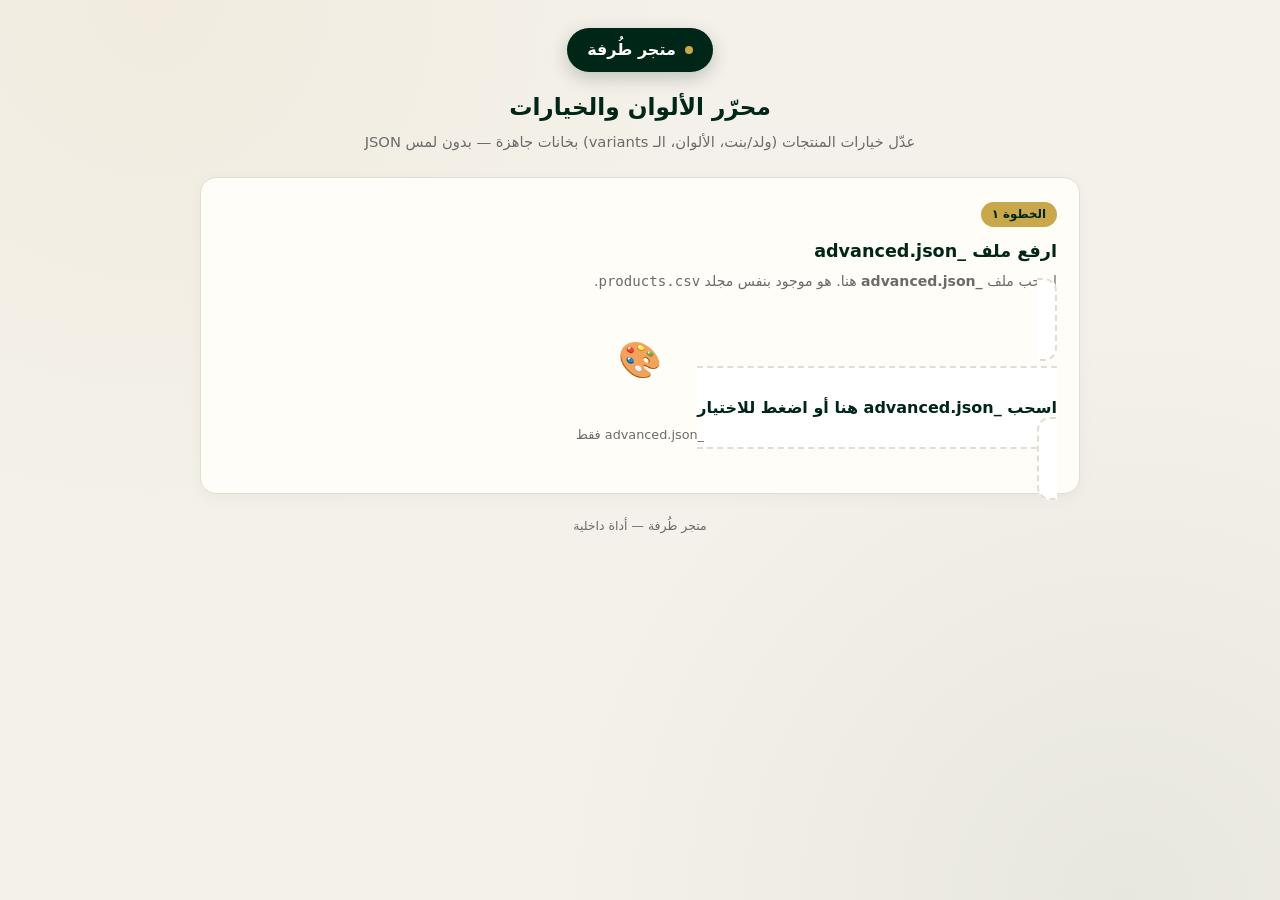
<file: advanced-editor.html>
<!DOCTYPE html>
<html lang="ar" dir="rtl">
<head>
<meta charset="UTF-8">
<meta name="viewport" content="width=device-width, initial-scale=1">
<title>محرّر الألوان والخيارات — متجر طُرفة</title>
<style>
  :root{
    --green:#002617; --green-light:#0a4a32; --gold:#c9a84c;
    --bg:#f4f1ea; --card:#fffdf8; --ink:#1c1c1c; --muted:#6b6b6b;
    --line:#e2ddd0; --ok:#1f7a4d; --err:#c0392b; --soft:#faf7ef;
  }
  *{box-sizing:border-box;margin:0;padding:0}
  body{
    font-family:"Segoe UI",Tahoma,system-ui,sans-serif;
    background:
      radial-gradient(circle at 12% 0%,rgba(201,168,76,.07),transparent 38%),
      radial-gradient(circle at 88% 100%,rgba(0,38,23,.05),transparent 40%),
      var(--bg);
    color:var(--ink); min-height:100vh; padding:28px 16px; line-height:1.6;
  }
  .wrap{max-width:880px;margin:0 auto}
  header{text-align:center;margin-bottom:24px}
  .badge{
    display:inline-flex;align-items:center;gap:9px;background:var(--green);
    color:#fff;padding:9px 20px;border-radius:999px;font-weight:700;
    box-shadow:0 6px 18px rgba(0,38,23,.22)
  }
  .badge .dot{width:8px;height:8px;border-radius:50%;background:var(--gold)}
  h1{font-size:1.45rem;margin:16px 0 5px;color:var(--green)}
  .sub{color:var(--muted);font-size:.92rem}
  .card{
    background:var(--card);border:1px solid var(--line);border-radius:16px;
    padding:22px;margin-bottom:18px;box-shadow:0 4px 16px rgba(0,0,0,.04)
  }
  .tag{
    display:inline-block;background:var(--gold);color:var(--green);
    font-weight:700;font-size:.74rem;padding:3px 11px;border-radius:999px;
    margin-bottom:10px
  }
  .card h2{font-size:1.1rem;color:var(--green);margin-bottom:5px}
  .card p.d{color:var(--muted);font-size:.88rem;margin-bottom:14px}
  .drop{
    border:2.5px dashed var(--line);border-radius:13px;padding:30px 18px;
    text-align:center;cursor:pointer;transition:.2s;background:#fff
  }
  .drop:hover,.drop.over{border-color:var(--gold);background:#fffaf0}
  .drop .ic{font-size:2.2rem;margin-bottom:6px}
  .drop strong{color:var(--green)} .drop small{display:block;color:var(--muted);margin-top:5px;font-size:.8rem}
  input[type=file]{display:none}
  .btn{
    display:inline-flex;align-items:center;gap:8px;justify-content:center;
    background:var(--green);color:#fff;border:none;border-radius:11px;
    padding:13px 24px;font-size:.98rem;font-weight:700;cursor:pointer;
    transition:.2s;font-family:inherit;width:100%
  }
  .btn:hover:not(:disabled){background:var(--green-light)}
  .btn:disabled{opacity:.4;cursor:not-allowed}
  .btn.gold{background:var(--gold);color:var(--green)}
  .btn.gold:hover:not(:disabled){background:#d8b85a}
  .msg{margin-top:14px;padding:12px 15px;border-radius:10px;font-size:.88rem;font-weight:600;display:none}
  .msg.show{display:block}
  .msg.ok{background:rgba(31,122,77,.1);color:var(--ok);border:1px solid rgba(31,122,77,.25)}
  .msg.err{background:rgba(192,57,43,.08);color:var(--err);border:1px solid rgba(192,57,43,.25)}

  .prod{
    border:1px solid var(--line);border-radius:14px;margin-bottom:16px;
    overflow:hidden;background:#fff
  }
  .prod-head{
    background:var(--soft);padding:13px 18px;cursor:pointer;
    display:flex;align-items:center;justify-content:space-between;
    border-bottom:1px solid var(--line)
  }
  .prod-head .t{font-weight:700;color:var(--green);font-size:1rem}
  .prod-head .meta{font-size:.78rem;color:var(--muted);margin-top:2px}
  .prod-head .chev{color:var(--gold);font-size:1.1rem;transition:.2s}
  .prod.open .chev{transform:rotate(180deg)}
  .prod-body{display:none;padding:18px}
  .prod.open .prod-body{display:block}

  .variant{
    border:1px solid var(--line);border-radius:11px;padding:14px;
    margin-bottom:13px;background:var(--soft)
  }
  .variant .vtitle{
    font-weight:700;color:var(--green);font-size:.92rem;margin-bottom:10px;
    display:flex;align-items:center;gap:7px
  }
  .variant .vtitle .pill{
    background:var(--gold);color:var(--green);font-size:.7rem;
    padding:2px 9px;border-radius:999px;font-weight:700
  }
  .grid{display:grid;grid-template-columns:1fr 1fr;gap:12px}
  @media(max-width:620px){.grid{grid-template-columns:1fr}}
  .fld{display:flex;flex-direction:column;gap:4px;margin-bottom:10px}
  .fld label{font-size:.8rem;font-weight:600;color:var(--ink)}
  .fld label .lng{color:var(--muted);font-weight:400;font-size:.74rem}
  .fld input,.fld textarea{
    border:1.5px solid var(--line);border-radius:9px;padding:9px 11px;
    font-size:.9rem;font-family:inherit;background:#fff;color:var(--ink);
    width:100%;transition:.15s;outline:none
  }
  .fld input:focus,.fld textarea:focus{border-color:var(--gold)}
  .fld textarea{resize:vertical;min-height:54px}
  .fld.full{grid-column:1/-1}
  .imgs-note{
    font-size:.76rem;color:var(--muted);background:#fff;border:1px dashed var(--line);
    border-radius:8px;padding:8px 11px;margin-top:4px
  }
  .swatch{
    display:inline-block;width:18px;height:18px;border-radius:5px;
    border:1px solid rgba(0,0,0,.15);vertical-align:middle;margin-inline-start:6px
  }
  .hint{
    background:rgba(201,168,76,.1);border:1px solid rgba(201,168,76,.3);
    border-radius:11px;padding:13px 15px;font-size:.84rem;color:#6b5a1f;margin-top:6px
  }
  .hint b{color:var(--green)}
  .flag-note{
    font-size:.85rem;color:var(--muted);background:var(--soft);
    border-radius:9px;padding:11px 14px
  }
  footer{text-align:center;color:var(--muted);font-size:.78rem;margin-top:22px}
  .sticky-save{
    position:sticky;bottom:14px;margin-top:18px;z-index:5
  }
</style>
</head>
<body>
<div class="wrap">
  <header>
    <div class="badge"><span class="dot"></span> متجر طُرفة</div>
    <h1>محرّر الألوان والخيارات</h1>
    <div class="sub">عدّل خيارات المنتجات (ولد/بنت، الألوان، الـ variants) بخانات جاهزة — بدون لمس JSON</div>
  </header>

  <div class="card">
    <span class="tag">الخطوة ١</span>
    <h2>ارفع ملف _advanced.json</h2>
    <p class="d">اسحب ملف <b>_advanced.json</b> هنا. هو موجود بنفس مجلد <code>products.csv</code>.</p>
    <label class="drop" id="drop">
      <div class="ic">🎨</div>
      <strong>اسحب _advanced.json هنا أو اضغط للاختيار</strong>
      <small>_advanced.json فقط</small>
      <input type="file" id="file" accept=".json,application/json">
    </label>
    <div class="msg" id="msg1"></div>
  </div>

  <div id="editor"></div>

  <div class="card sticky-save" id="saveCard" style="display:none">
    <span class="tag">الخطوة ٢</span>
    <h2>احفظ التعديلات</h2>
    <p class="d">بنبني لك ملف <b>_advanced.json</b> صحيح. انسخه لمجلد <code>js/</code> مكان القديم، ثم أعد بناء <code>data.js</code> من المحوّل.</p>
    <button class="btn gold" id="save">💾 بناء وتنزيل _advanced.json</button>
    <div class="msg" id="msg2"></div>
    <div class="hint" style="margin-top:14px">
      <b>تذكير:</b> بعد ما تنزّل الملف الجديد وتحطه مكان القديم،
      لازم تفتح <b>turfa-converter.html</b> وتعيد بناء <code>data.js</code>
      عشان التغييرات تظهر في الموقع.
    </div>
  </div>

  <footer>متجر طُرفة — أداة داخلية</footer>
</div>

<script>
let DATA=null;          // كائن _advanced.json الأصلي
const LABELS={
  'paintings:1':'لوحة يا شام',
  'paintings:2':'لوحة الحمد لله',
  'paintings:4':'لوحة مخصصة حسب طلبك',
  'prints3d:301':'طباعة ثلاثية الأبعاد (ماريو)',
  'prints3d:302':'طباعة ثلاثية الأبعاد 2 (ولد/بنت)',
  'frames:201':'عيد الزواج',
  'frames:202':'فاصل كتب جلدي'
};

function show(el,t,txt){ el.className='msg show '+t; el.textContent=txt; }

function esc(s){ return String(s==null?'':s)
  .replace(/&/g,'&amp;').replace(/</g,'&lt;').replace(/>/g,'&gt;')
  .replace(/"/g,'&quot;'); }

// مفاتيح آمنة لتخزين القيم في الـ DOM
function key(parts){ return parts.join('__'); }

function fieldInput(id,labelAr,val,lng){
  return `<div class="fld">
    <label>${esc(labelAr)} ${lng?`<span class="lng">(${lng})</span>`:''}</label>
    <input type="text" data-k="${id}" value="${esc(val)}">
  </div>`;
}
function fieldArea(id,labelAr,val,lng){
  return `<div class="fld full">
    <label>${esc(labelAr)} ${lng?`<span class="lng">(${lng})</span>`:''}</label>
    <textarea data-k="${id}">${esc(val)}</textarea>
  </div>`;
}

function renderColorBlock(pid,lang,colors){
  return colors.map((c,i)=>{
    const base=key([pid,lang,'colors',i]);
    return `<div class="variant">
      <div class="vtitle">
        <span class="pill">لون ${i+1}</span>
        <span>${esc(c.name||'')}</span>
        <span class="swatch" style="background:${esc(c.hex||'#ccc')}"></span>
      </div>
      <div class="grid">
        ${fieldInput(base+'__name','اسم اللون',c.name,lang==='ar'?'عربي':'إنجليزي')}
        ${fieldInput(base+'__hex','كود اللون (hex)',c.hex,'مثال: #e8a0b0')}
      </div>
      <div class="imgs-note">🖼️ صور هذا اللون (${(c.images||[]).length}): ${esc((c.images||[]).join('  ·  '))}<br>
      <span style="color:var(--muted)">لتغيير الصور أخبرني وأرتّبها لك — تعديل المسارات يدوياً غير منصوح.</span></div>
    </div>`;
  }).join('');
}

function renderVariantBlock(pid,lang,variants){
  return variants.map((v,i)=>{
    const base=key([pid,lang,'variants',i]);
    const hasCustom = v.requiresCustomText!==undefined;
    return `<div class="variant">
      <div class="vtitle">
        <span class="pill">خيار ${i+1}</span>
        <span>${esc(v.name||'')}</span>
      </div>
      <div class="grid">
        ${fieldInput(base+'__name','اسم الخيار',v.name,lang==='ar'?'عربي':'إنجليزي')}
        ${fieldInput(base+'__priceDiff','فرق السعر (+/-)',v.priceDiff!=null?v.priceDiff:0,'رقم')}
      </div>
      ${fieldArea(base+'__shortDesc','الوصف القصير',v.shortDesc,lang==='ar'?'عربي':'إنجليزي')}
      ${fieldArea(base+'__fullDesc','الوصف الكامل',v.fullDesc,lang==='ar'?'عربي':'إنجليزي')}
      <div class="imgs-note">🖼️ صور هذا الخيار (${(v.images||[]).length}): ${esc((v.images||[]).join('  ·  '))}
      ${hasCustom?'<br>🔤 هذا الخيار يطلب نصاً مخصصاً من الزبون (محفوظ تلقائياً).':''}</div>
    </div>`;
  }).join('');
}

function renderProduct(pid){
  const entry=DATA[pid];
  const langs=Object.keys(entry);
  // نحدد نوع المحتوى
  const sample=entry[langs[0]];
  const kinds=Object.keys(sample);

  let bodyHtml='';
  let metaTxt='';

  if(kinds.includes('colors')){
    metaTxt='ألوان';
    for(const L of langs){
      bodyHtml+=`<div style="font-weight:700;color:var(--green);margin:10px 0 8px;font-size:.92rem">
        ${L==='ar'?'🇯🇴 العربي':'🇬🇧 الإنجليزي'}</div>`;
      bodyHtml+=renderColorBlock(pid,L,entry[L].colors||[]);
    }
  } else if(kinds.includes('variants')){
    metaTxt='خيارات (variants)';
    for(const L of langs){
      bodyHtml+=`<div style="font-weight:700;color:var(--green);margin:10px 0 8px;font-size:.92rem">
        ${L==='ar'?'🇯🇴 العربي':'🇬🇧 الإنجليزي'}</div>`;
      bodyHtml+=renderVariantBlock(pid,L,entry[L].variants||[]);
    }
  } else {
    // flags بسيطة فقط
    metaTxt='إعداد ثابت';
    bodyHtml=`<div class="flag-note">
      ℹ️ هذا المنتج ما عنده ألوان أو خيارات تحتاج تعديل —
      مجرد إعداد داخلي ثابت (يفتح نموذجاً خاصاً). نصوصه الأساسية في
      <b>products.csv</b> كباقي المنتجات.</div>`;
  }

  return `<div class="prod" data-pid="${pid}">
    <div class="prod-head" onclick="this.parentNode.classList.toggle('open')">
      <div>
        <div class="t">${esc(LABELS[pid]||pid)}</div>
        <div class="meta">${pid} · ${metaTxt}</div>
      </div>
      <div class="chev">▾</div>
    </div>
    <div class="prod-body">${bodyHtml}</div>
  </div>`;
}

function buildEditor(){
  const wrap=document.getElementById('editor');
  const order=['paintings:1','paintings:2','prints3d:301','prints3d:302',
    'frames:202','paintings:4','frames:201'];
  const ids=order.filter(k=>DATA[k]).concat(
    Object.keys(DATA).filter(k=>!order.includes(k)));

  let html=`<div class="card">
    <span class="tag">الخطوة ١.٥</span>
    <h2>عدّل ما تريد</h2>
    <p class="d">اضغط على أي منتج ليفتح. عدّل الخانات مباشرة. تنتقل التعديلات تلقائياً عند الحفظ.</p>`;
  for(const id of ids){ html+=renderProduct(id); }
  html+=`</div>`;
  wrap.innerHTML=html;
  document.getElementById('saveCard').style.display='block';
  // افتح أول منتج تلقائياً
  const first=wrap.querySelector('.prod'); if(first) first.classList.add('open');
}

function handleFile(file){
  const m1=document.getElementById('msg1');
  const r=new FileReader();
  r.onload=()=>{
    try{
      DATA=JSON.parse(r.result);
      if(typeof DATA!=='object'||Array.isArray(DATA)) throw new Error('صيغة غير متوقعة');
      show(m1,'ok','✅ تم تحميل '+Object.keys(DATA).length+' منتج. عدّل ثم احفظ بالأسفل.');
      buildEditor();
    }catch(e){
      show(m1,'err','تعذّر قراءة الملف — تأكد إنه _advanced.json الصحيح. ('+e.message+')');
    }
  };
  r.onerror=()=>show(m1,'err','فشل في فتح الملف.');
  r.readAsText(file,'utf-8');
}

const drop=document.getElementById('drop');
document.getElementById('file').addEventListener('change',e=>{
  if(e.target.files[0]) handleFile(e.target.files[0]);
});
['dragover','dragenter'].forEach(ev=>drop.addEventListener(ev,e=>{e.preventDefault();drop.classList.add('over');}));
['dragleave','drop'].forEach(ev=>drop.addEventListener(ev,e=>{e.preventDefault();drop.classList.remove('over');}));
drop.addEventListener('drop',e=>{const f=e.dataTransfer.files[0];if(f)handleFile(f);});

// قراءة قيمة حقل من الـ DOM
function getVal(k){
  const el=document.querySelector(`[data-k="${CSS.escape(k)}"]`);
  return el?el.value:undefined;
}

document.getElementById('save').addEventListener('click',()=>{
  const m2=document.getElementById('msg2');
  if(!DATA){ show(m2,'err','ارفع الملف أولاً.'); return; }
  try{
    // ننسخ الأصل ثم نطبّق التعديلات حقلاً حقلاً
    const out=JSON.parse(JSON.stringify(DATA));
    for(const pid of Object.keys(out)){
      const entry=out[pid];
      for(const L of Object.keys(entry)){
        const sec=entry[L];
        if(Array.isArray(sec.colors)){
          sec.colors.forEach((c,i)=>{
            const b=key([pid,L,'colors',i]);
            const nm=getVal(b+'__name'); if(nm!==undefined)c.name=nm;
            const hx=getVal(b+'__hex'); if(hx!==undefined)c.hex=hx;
          });
        }
        if(Array.isArray(sec.variants)){
          sec.variants.forEach((v,i)=>{
            const b=key([pid,L,'variants',i]);
            const nm=getVal(b+'__name'); if(nm!==undefined)v.name=nm;
            const pd=getVal(b+'__priceDiff');
            if(pd!==undefined){ const n=Number(pd); v.priceDiff=isNaN(n)?0:n; }
            const sd=getVal(b+'__shortDesc'); if(sd!==undefined)v.shortDesc=sd;
            const fd=getVal(b+'__fullDesc'); if(fd!==undefined)v.fullDesc=fd;
          });
        }
      }
    }
    // فحص سلامة JSON
    const txt=JSON.stringify(out,null,2);
    JSON.parse(txt); // لو فشل بيرمي
    const blob=new Blob([txt],{type:'application/json;charset=utf-8'});
    const a=document.createElement('a');
    a.href=URL.createObjectURL(blob);
    a.download='_advanced.json';
    a.click();
    URL.revokeObjectURL(a.href);
    show(m2,'ok','✅ تم بناء _advanced.json بنجاح. انسخه لمجلد js/ ثم أعد بناء data.js من المحوّل.');
  }catch(e){
    show(m2,'err','خطأ أثناء البناء: '+e.message);
  }
});
</script>
</body>
</html>
</file>
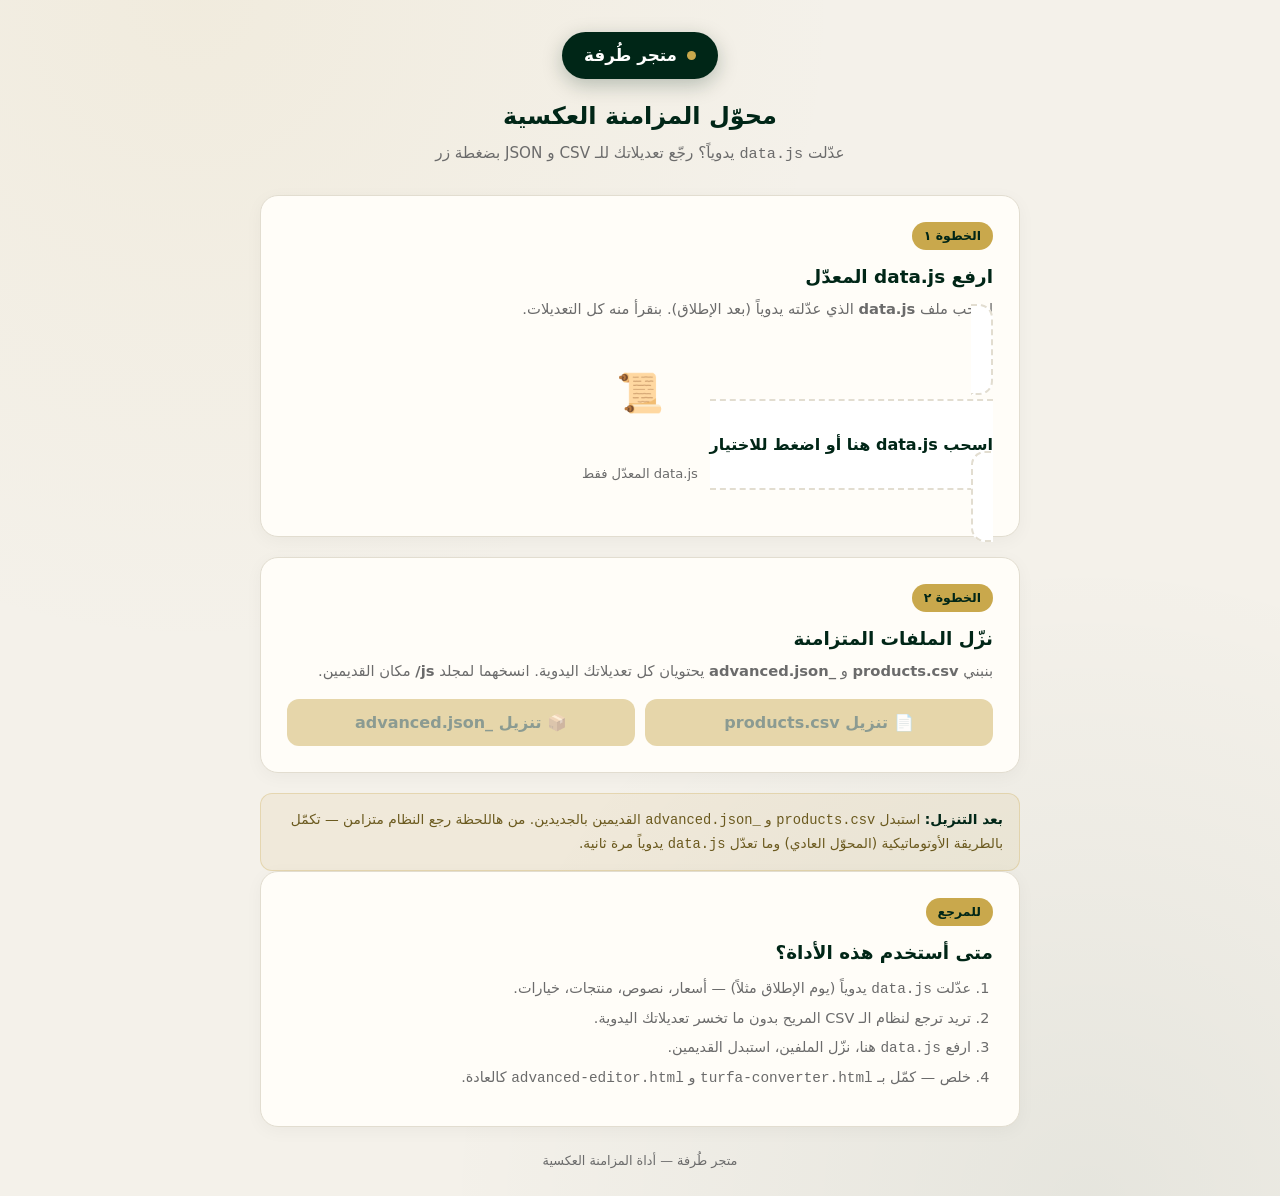
<file: sync-back-converter.html>
<!DOCTYPE html>
<html lang="ar" dir="rtl">
<head>
<meta charset="UTF-8">
<meta name="viewport" content="width=device-width, initial-scale=1">
<title>محوّل المزامنة العكسية — متجر طُرفة</title>
<style>
  :root{
    --green:#002617; --green-light:#0a4a32; --gold:#c9a84c;
    --bg:#f4f1ea; --card:#fffdf8; --ink:#1c1c1c; --muted:#6b6b6b;
    --line:#e2ddd0; --ok:#1f7a4d; --err:#c0392b;
  }
  *{box-sizing:border-box;margin:0;padding:0}
  body{
    font-family:"Segoe UI",Tahoma,system-ui,sans-serif;
    background:
      radial-gradient(circle at 15% 0%,rgba(201,168,76,.08),transparent 40%),
      radial-gradient(circle at 85% 100%,rgba(0,38,23,.06),transparent 40%),
      var(--bg);
    color:var(--ink); min-height:100vh; padding:32px 18px; line-height:1.6;
  }
  .wrap{max-width:760px;margin:0 auto}
  header{text-align:center;margin-bottom:28px}
  .logo-badge{
    display:inline-flex;align-items:center;gap:10px;
    background:var(--green);color:#fff;padding:10px 22px;border-radius:999px;
    font-weight:700;font-size:1.05rem;box-shadow:0 6px 20px rgba(0,38,23,.25)
  }
  .logo-badge .dot{width:9px;height:9px;border-radius:50%;background:var(--gold)}
  h1{font-size:1.5rem;margin:18px 0 6px;color:var(--green)}
  .sub{color:var(--muted);font-size:.95rem}
  .card{
    background:var(--card);border:1px solid var(--line);border-radius:18px;
    padding:26px;margin-bottom:20px;box-shadow:0 4px 18px rgba(0,0,0,.04)
  }
  .step-tag{
    display:inline-block;background:var(--gold);color:var(--green);
    font-weight:700;font-size:.78rem;padding:4px 12px;border-radius:999px;margin-bottom:12px
  }
  .card h2{font-size:1.15rem;color:var(--green);margin-bottom:6px}
  .card p{color:var(--muted);font-size:.92rem;margin-bottom:16px}
  .drop{
    border:2.5px dashed var(--line);border-radius:14px;padding:34px 20px;
    text-align:center;cursor:pointer;transition:.2s;background:#fff
  }
  .drop:hover,.drop.over{border-color:var(--gold);background:#fffaf0}
  .drop.loaded{border-color:var(--ok);border-style:solid;background:rgba(31,122,77,.04)}
  .drop .ic{font-size:2.4rem;margin-bottom:8px}
  .drop strong{color:var(--green)}
  .drop small{display:block;color:var(--muted);margin-top:6px;font-size:.82rem}
  input[type=file]{display:none}
  .btn{
    display:inline-flex;align-items:center;gap:8px;justify-content:center;
    background:var(--green);color:#fff;border:none;border-radius:12px;
    padding:14px 26px;font-size:1rem;font-weight:700;cursor:pointer;
    width:100%;transition:.2s;font-family:inherit
  }
  .btn:hover:not(:disabled){background:var(--green-light);transform:translateY(-1px)}
  .btn:disabled{opacity:.45;cursor:not-allowed}
  .btn.gold{background:var(--gold);color:var(--green)}
  .btn.gold:hover:not(:disabled){background:#d8b85a}
  .btn-row{display:flex;gap:10px;flex-wrap:wrap}
  .btn-row .btn{flex:1;min-width:200px}
  .msg{margin-top:16px;padding:13px 16px;border-radius:11px;font-size:.9rem;font-weight:600;display:none}
  .msg.show{display:block}
  .msg.ok{background:rgba(31,122,77,.1);color:var(--ok);border:1px solid rgba(31,122,77,.25)}
  .msg.err{background:rgba(192,57,43,.08);color:var(--err);border:1px solid rgba(192,57,43,.25)}
  .msg.info{background:rgba(0,38,23,.05);color:var(--green);border:1px solid var(--line)}
  .report{
    margin-top:16px;background:#fff;border:1px solid var(--line);border-radius:12px;
    padding:16px;font-size:.88rem;display:none
  }
  .report.show{display:block}
  .report h3{color:var(--green);font-size:1rem;margin-bottom:10px}
  .report .line{padding:5px 0;border-bottom:1px dashed var(--line);color:var(--ink)}
  .report .line:last-child{border-bottom:none}
  .report .badge-n{
    display:inline-block;background:var(--gold);color:var(--green);
    border-radius:999px;padding:1px 9px;font-weight:700;font-size:.8rem;margin-inline-start:6px
  }
  .report .new{color:var(--ok);font-weight:600}
  .report .del{color:var(--err);font-weight:600}
  .hint{
    background:rgba(201,168,76,.1);border:1px solid rgba(201,168,76,.3);
    border-radius:12px;padding:14px 16px;font-size:.86rem;color:#6b5a1f;margin-top:18px
  }
  .hint b{color:var(--green)}
  ol{margin:10px 22px;font-size:.9rem;color:var(--muted)}
  ol li{margin:6px 0}
  footer{text-align:center;color:var(--muted);font-size:.8rem;margin-top:24px}
</style>
</head>
<body>
<div class="wrap">
  <header>
    <div class="logo-badge"><span class="dot"></span> متجر طُرفة</div>
    <h1>محوّل المزامنة العكسية</h1>
    <div class="sub">عدّلت <code>data.js</code> يدوياً؟ رجّع تعديلاتك للـ CSV و JSON بضغطة زر</div>
  </header>

  <div class="card">
    <span class="step-tag">الخطوة ١</span>
    <h2>ارفع data.js المعدّل</h2>
    <p>اسحب ملف <b>data.js</b> الذي عدّلته يدوياً (بعد الإطلاق). بنقرأ منه كل التعديلات.</p>
    <label class="drop" id="drop">
      <div class="ic">📜</div>
      <strong>اسحب data.js هنا أو اضغط للاختيار</strong>
      <small>data.js المعدّل فقط</small>
      <input type="file" id="file" accept=".js,text/javascript,application/javascript">
    </label>
    <div class="msg" id="msg1"></div>
    <div class="report" id="report"></div>
  </div>

  <div class="card">
    <span class="step-tag">الخطوة ٢</span>
    <h2>نزّل الملفات المتزامنة</h2>
    <p>بنبني <b>products.csv</b> و <b>_advanced.json</b> يحتويان كل تعديلاتك اليدوية. انسخهما لمجلد <b>js/</b> مكان القديمين.</p>
    <div class="btn-row">
      <button class="btn gold" id="dlCsv" disabled>📄 تنزيل products.csv</button>
      <button class="btn gold" id="dlJson" disabled>📦 تنزيل _advanced.json</button>
    </div>
    <div class="msg" id="msg2"></div>
  </div>

  <div class="hint">
    <b>بعد التنزيل:</b> استبدل <code>products.csv</code> و <code>_advanced.json</code>
    القديمين بالجديدين. من هاللحظة رجع النظام متزامن — تكمّل بالطريقة
    الأوتوماتيكية (المحوّل العادي) وما تعدّل <code>data.js</code> يدوياً مرة ثانية.
  </div>

  <div class="card">
    <span class="step-tag">للمرجع</span>
    <h2>متى أستخدم هذه الأداة؟</h2>
    <ol>
      <li>عدّلت <code>data.js</code> يدوياً (يوم الإطلاق مثلاً) — أسعار، نصوص، منتجات، خيارات.</li>
      <li>تريد ترجع لنظام الـ CSV المريح بدون ما تخسر تعديلاتك اليدوية.</li>
      <li>ارفع <code>data.js</code> هنا، نزّل الملفين، استبدل القديمين.</li>
      <li>خلص — كمّل بـ <code>turfa-converter.html</code> و <code>advanced-editor.html</code> كالعادة.</li>
    </ol>
  </div>

  <footer>متجر طُرفة — أداة المزامنة العكسية</footer>
</div>

<script>
let resultCsv = null;
let resultJson = null;

function show(el,type,text){ el.className='msg show '+type; el.textContent=text; }

// الحقول البسيطة التي تذهب للـ CSV
const SIMPLE = new Set(['id','name','price','shortDesc','fullDesc','description',
  'image','category','hasSizes']);

const GROUP_VARS = [
  ['paintings','paintingsArabic','paintingsEnglish'],
  ['cups','cupsArabic','cupsEnglish'],
  ['prints3d','prints3dArabic','prints3dEnglish'],
  ['frames','framesArabic','framesEnglish'],
  ['gifts','giftsArabic','giftsEnglish'],
];

function csvCell(v){
  if(v===undefined||v===null) v='';
  v=String(v);
  return /[",\n\r]/.test(v) ? '"'+v.replace(/"/g,'""')+'"' : v;
}

function handleFile(file){
  const m1=document.getElementById('msg1');
  const rep=document.getElementById('report');
  const r=new FileReader();
  r.onload=()=>{
    try{
      let src=r.result.replace(/\r/g,'');
      // ننفّذ data.js داخل sandbox ونلتقط المصفوفات
      const exportLine=';return {'+
        'paintingsArabic:typeof paintingsArabic!=="undefined"?paintingsArabic:[],'+
        'paintingsEnglish:typeof paintingsEnglish!=="undefined"?paintingsEnglish:[],'+
        'cupsArabic:typeof cupsArabic!=="undefined"?cupsArabic:[],'+
        'cupsEnglish:typeof cupsEnglish!=="undefined"?cupsEnglish:[],'+
        'prints3dArabic:typeof prints3dArabic!=="undefined"?prints3dArabic:[],'+
        'prints3dEnglish:typeof prints3dEnglish!=="undefined"?prints3dEnglish:[],'+
        'framesArabic:typeof framesArabic!=="undefined"?framesArabic:[],'+
        'framesEnglish:typeof framesEnglish!=="undefined"?framesEnglish:[],'+
        'giftsArabic:typeof giftsArabic!=="undefined"?giftsArabic:[],'+
        'giftsEnglish:typeof giftsEnglish!=="undefined"?giftsEnglish:[]};';
      const fakeDoc={addEventListener(){},getElementById(){return null;}};
      const X=new Function('document','window', src+'\n'+exportLine)(fakeDoc,{});

      const header=['group','id','category','price_ar','price_en','hasSizes','image',
        'name_ar','name_en','shortDesc_ar','shortDesc_en','fullDesc_ar','fullDesc_en'];
      const rows=[header.join(',')];
      const advanced={};
      let total=0;
      const complex=[], priceDiff=[];

      for(const [key,arName,enName] of GROUP_VARS){
        const arArr=X[arName]||[], enArr=X[enName]||[];
        const enById=new Map(enArr.map(p=>[p.id,p]));
        for(const ar of arArr){
          const en=enById.get(ar.id)||{};
          total++;
          const arShort=ar.shortDesc!==undefined?ar.shortDesc:(ar.description!==undefined?ar.description:'');
          const arFull =ar.fullDesc !==undefined?ar.fullDesc :(ar.description!==undefined?ar.description:'');
          const enShort=en.shortDesc!==undefined?en.shortDesc:(en.description!==undefined?en.description:'');
          const enFull =en.fullDesc !==undefined?en.fullDesc :(en.description!==undefined?en.description:'');
          const pAr=ar.price!==undefined?ar.price:(en.price!==undefined?en.price:0);
          const pEn=en.price!==undefined?en.price:(ar.price!==undefined?ar.price:0);
          if(pAr!==pEn) priceDiff.push(key+':'+ar.id);

          rows.push([
            key, ar.id, ar.category||en.category||'',
            pAr, pEn,
            (ar.hasSizes||en.hasSizes)?'true':'false',
            ar.image||en.image||'',
            csvCell(ar.name), csvCell(en.name),
            csvCell(arShort), csvCell(enShort),
            csvCell(arFull), csvCell(enFull)
          ].join(','));

          const adv={};
          for(const k in ar){ if(!SIMPLE.has(k)){ adv.ar=adv.ar||{}; adv.ar[k]=ar[k]; } }
          for(const k in en){ if(!SIMPLE.has(k)){ adv.en=adv.en||{}; adv.en[k]=en[k]; } }
          if(Object.keys(adv).length>0){ advanced[key+':'+ar.id]=adv; complex.push(key+':'+ar.id); }
        }
      }

      resultCsv='\uFEFF'+rows.join('\n');
      resultJson=JSON.stringify(advanced,null,2);

      // التقرير
      let html='<h3>📋 ملخّص المزامنة</h3>';
      html+='<div class="line">المنتجات الكلية <span class="badge-n">'+total+'</span></div>';
      html+='<div class="line">منتجات بألوان/خيارات <span class="badge-n">'+complex.length+'</span></div>';
      if(priceDiff.length)
        html+='<div class="line">💲 أسعار مختلفة بين العربي/الإنجليزي: '+priceDiff.join('، ')+'</div>';
      html+='<div class="line" style="color:var(--ok);font-weight:600">✓ تمت قراءة كل التعديلات بنجاح</div>';
      rep.innerHTML=html;
      rep.classList.add('show');

      document.getElementById('dlCsv').disabled=false;
      document.getElementById('dlJson').disabled=false;
      document.getElementById('drop').classList.add('loaded');
      show(m1,'ok','✅ تمت قراءة data.js بنجاح ('+total+' منتج). نزّل الملفين من الأسفل.');
    }catch(e){
      show(m1,'err','تعذّر قراءة data.js — تأكد إنه الملف الصحيح وما فيه أخطاء برمجية. ('+e.message+')');
      document.getElementById('dlCsv').disabled=true;
      document.getElementById('dlJson').disabled=true;
    }
  };
  r.onerror=()=>show(m1,'err','فشل في فتح الملف.');
  r.readAsText(file,'utf-8');
}

function download(content,filename,type){
  const blob=new Blob([content],{type:type+';charset=utf-8'});
  const a=document.createElement('a');
  a.href=URL.createObjectURL(blob);
  a.download=filename;
  a.click();
  URL.revokeObjectURL(a.href);
}

const drop=document.getElementById('drop');
document.getElementById('file').addEventListener('change',e=>{
  if(e.target.files[0]) handleFile(e.target.files[0]);
});
['dragover','dragenter'].forEach(ev=>drop.addEventListener(ev,e=>{e.preventDefault();drop.classList.add('over');}));
['dragleave','drop'].forEach(ev=>drop.addEventListener(ev,e=>{e.preventDefault();drop.classList.remove('over');}));
drop.addEventListener('drop',e=>{ const f=e.dataTransfer.files[0]; if(f) handleFile(f); });

document.getElementById('dlCsv').addEventListener('click',()=>{
  if(!resultCsv){ show(document.getElementById('msg2'),'err','ارفع data.js أولاً.'); return; }
  download(resultCsv,'products.csv','text/csv');
  show(document.getElementById('msg2'),'ok','✅ تم تنزيل products.csv — انسخه لمجلد js/');
});
document.getElementById('dlJson').addEventListener('click',()=>{
  if(!resultJson){ show(document.getElementById('msg2'),'err','ارفع data.js أولاً.'); return; }
  download(resultJson,'_advanced.json','application/json');
  show(document.getElementById('msg2'),'ok','✅ تم تنزيل _advanced.json — انسخه لمجلد js/');
});
</script>
</body>
</html>
</file>
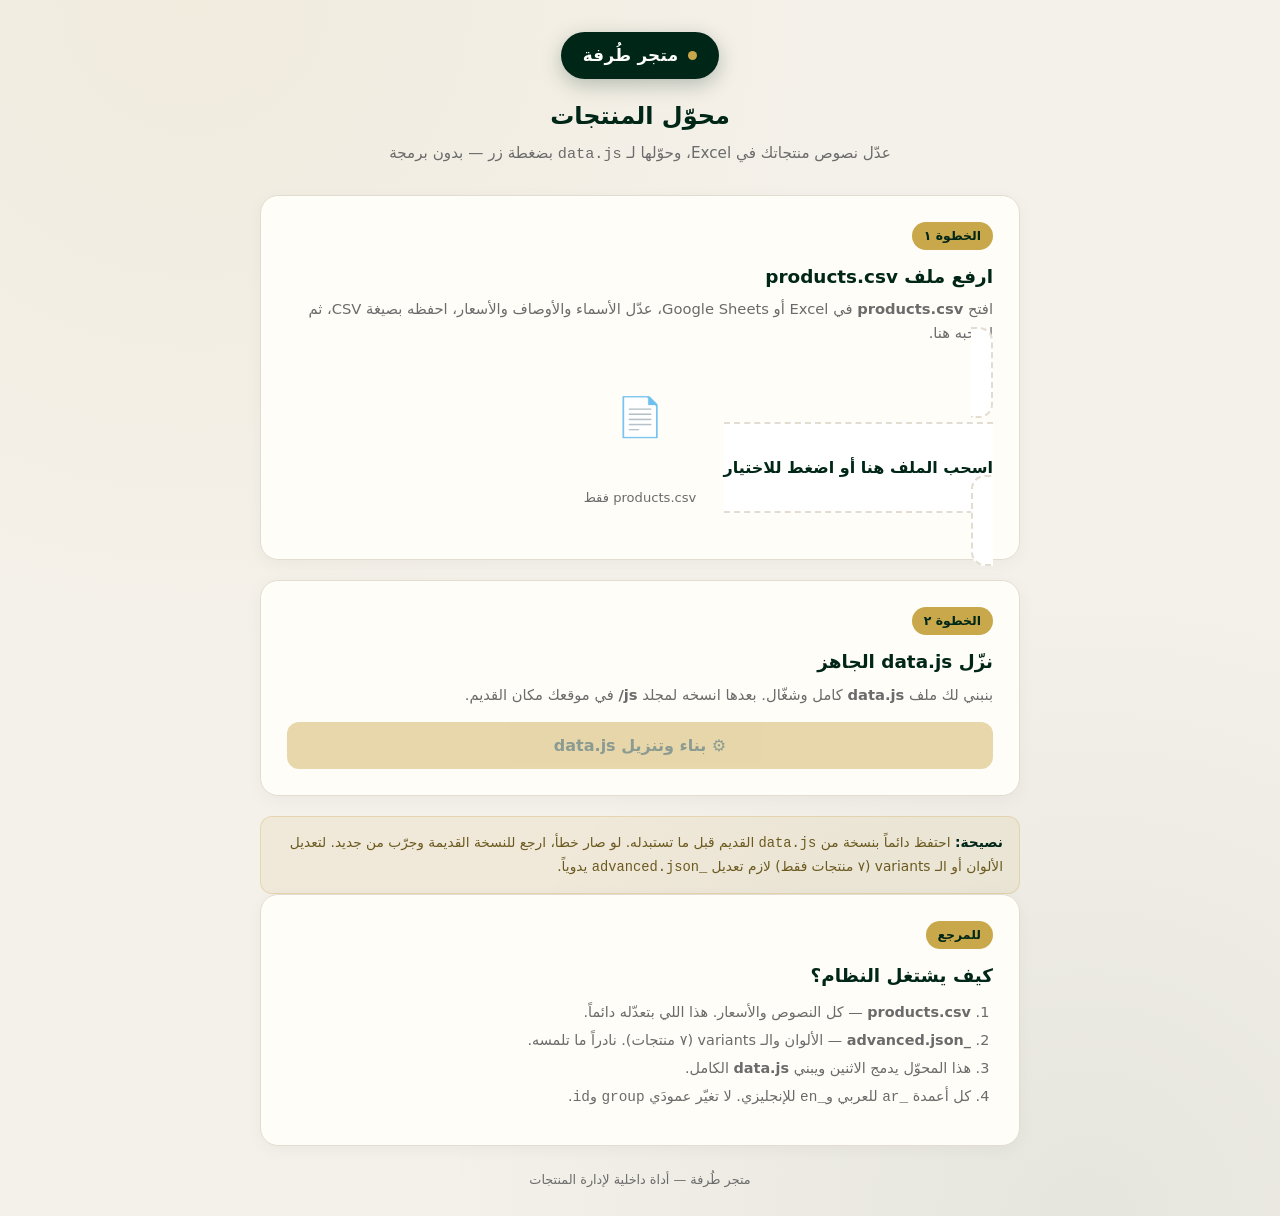
<file: turfa-converter.html>
<!DOCTYPE html>
<html lang="ar" dir="rtl">
<head>
<meta charset="UTF-8">
<meta name="viewport" content="width=device-width, initial-scale=1">
<title>محوّل منتجات طُرفة — CSV ⇄ data.js</title>
<style>
  :root{
    --green:#002617; --green-light:#0a4a32; --gold:#c9a84c;
    --bg:#f4f1ea; --card:#fffdf8; --ink:#1c1c1c; --muted:#6b6b6b;
    --line:#e2ddd0; --ok:#1f7a4d; --err:#c0392b;
  }
  *{box-sizing:border-box;margin:0;padding:0}
  body{
    font-family:"Segoe UI",Tahoma,system-ui,sans-serif;
    background:
      radial-gradient(circle at 15% 0%,rgba(201,168,76,.08),transparent 40%),
      radial-gradient(circle at 85% 100%,rgba(0,38,23,.06),transparent 40%),
      var(--bg);
    color:var(--ink); min-height:100vh; padding:32px 18px; line-height:1.6;
  }
  .wrap{max-width:760px;margin:0 auto}
  header{text-align:center;margin-bottom:28px}
  .logo-badge{
    display:inline-flex;align-items:center;gap:10px;
    background:var(--green);color:#fff;padding:10px 22px;border-radius:999px;
    font-weight:700;font-size:1.05rem;letter-spacing:.3px;
    box-shadow:0 6px 20px rgba(0,38,23,.25)
  }
  .logo-badge .dot{width:9px;height:9px;border-radius:50%;background:var(--gold)}
  h1{font-size:1.5rem;margin:18px 0 6px;color:var(--green)}
  .sub{color:var(--muted);font-size:.95rem}
  .card{
    background:var(--card);border:1px solid var(--line);border-radius:18px;
    padding:26px;margin-bottom:20px;
    box-shadow:0 4px 18px rgba(0,0,0,.04)
  }
  .step-tag{
    display:inline-block;background:var(--gold);color:var(--green);
    font-weight:700;font-size:.78rem;padding:4px 12px;border-radius:999px;
    margin-bottom:12px
  }
  .card h2{font-size:1.15rem;color:var(--green);margin-bottom:6px}
  .card p{color:var(--muted);font-size:.92rem;margin-bottom:16px}
  .drop{
    border:2.5px dashed var(--line);border-radius:14px;padding:34px 20px;
    text-align:center;cursor:pointer;transition:.2s;background:#fff
  }
  .drop:hover,.drop.over{border-color:var(--gold);background:#fffaf0}
  .drop .ic{font-size:2.4rem;margin-bottom:8px}
  .drop strong{color:var(--green)}
  .drop small{display:block;color:var(--muted);margin-top:6px;font-size:.82rem}
  input[type=file]{display:none}
  .btn{
    display:inline-flex;align-items:center;gap:8px;justify-content:center;
    background:var(--green);color:#fff;border:none;border-radius:12px;
    padding:14px 26px;font-size:1rem;font-weight:700;cursor:pointer;
    width:100%;transition:.2s;font-family:inherit
  }
  .btn:hover:not(:disabled){background:var(--green-light);transform:translateY(-1px)}
  .btn:disabled{opacity:.45;cursor:not-allowed}
  .btn.gold{background:var(--gold);color:var(--green)}
  .btn.gold:hover:not(:disabled){background:#d8b85a}
  .msg{
    margin-top:16px;padding:13px 16px;border-radius:11px;font-size:.9rem;
    font-weight:600;display:none
  }
  .msg.show{display:block}
  .msg.ok{background:rgba(31,122,77,.1);color:var(--ok);border:1px solid rgba(31,122,77,.25)}
  .msg.err{background:rgba(192,57,43,.08);color:var(--err);border:1px solid rgba(192,57,43,.25)}
  .msg.info{background:rgba(0,38,23,.05);color:var(--green);border:1px solid var(--line)}
  .stat{
    display:flex;gap:14px;flex-wrap:wrap;margin-top:14px
  }
  .stat div{
    flex:1;min-width:120px;background:#fff;border:1px solid var(--line);
    border-radius:11px;padding:12px 14px;text-align:center
  }
  .stat .n{font-size:1.4rem;font-weight:800;color:var(--green)}
  .stat .l{font-size:.78rem;color:var(--muted);margin-top:2px}
  .hint{
    background:rgba(201,168,76,.1);border:1px solid rgba(201,168,76,.3);
    border-radius:12px;padding:14px 16px;font-size:.86rem;color:#6b5a1f;
    margin-top:18px
  }
  .hint b{color:var(--green)}
  footer{text-align:center;color:var(--muted);font-size:.8rem;margin-top:24px}
  ol{margin:10px 22px;font-size:.9rem;color:var(--muted)}
  ol li{margin:5px 0}
</style>
</head>
<body>
<div class="wrap">
  <header>
    <div class="logo-badge"><span class="dot"></span> متجر طُرفة</div>
    <h1>محوّل المنتجات</h1>
    <div class="sub">عدّل نصوص منتجاتك في Excel، وحوّلها لـ <code>data.js</code> بضغطة زر — بدون برمجة</div>
  </header>

  <div class="card">
    <span class="step-tag">الخطوة ١</span>
    <h2>ارفع ملف products.csv</h2>
    <p>افتح <b>products.csv</b> في Excel أو Google Sheets، عدّل الأسماء والأوصاف والأسعار، احفظه بصيغة CSV، ثم اسحبه هنا.</p>
    <label class="drop" id="drop">
      <div class="ic">📄</div>
      <strong>اسحب الملف هنا أو اضغط للاختيار</strong>
      <small>products.csv فقط</small>
      <input type="file" id="file" accept=".csv,text/csv">
    </label>
    <div class="stat" id="stat" style="display:none">
      <div><div class="n" id="nProducts">0</div><div class="l">منتج</div></div>
      <div><div class="n" id="nCols">0</div><div class="l">عمود</div></div>
      <div><div class="n" id="nAdv">0</div><div class="l">منتج بألوان/variants</div></div>
    </div>
    <div class="msg" id="msg1"></div>
  </div>

  <div class="card">
    <span class="step-tag">الخطوة ٢</span>
    <h2>نزّل data.js الجاهز</h2>
    <p>بنبني لك ملف <b>data.js</b> كامل وشغّال. بعدها انسخه لمجلد <b>js/</b> في موقعك مكان القديم.</p>
    <button class="btn gold" id="build" disabled>⚙️ بناء وتنزيل data.js</button>
    <div class="msg" id="msg2"></div>
  </div>

  <div class="hint">
    <b>نصيحة:</b> احتفظ دائماً بنسخة من <code>data.js</code> القديم قبل ما تستبدله.
    لو صار خطأ، ارجع للنسخة القديمة وجرّب من جديد.
    لتعديل الألوان أو الـ variants (٧ منتجات فقط) لازم تعديل <code>_advanced.json</code> يدوياً.
  </div>

  <div class="card">
    <span class="step-tag">للمرجع</span>
    <h2>كيف يشتغل النظام؟</h2>
    <ol>
      <li><b>products.csv</b> — كل النصوص والأسعار. هذا اللي بتعدّله دائماً.</li>
      <li><b>_advanced.json</b> — الألوان والـ variants (٧ منتجات). نادراً ما تلمسه.</li>
      <li>هذا المحوّل يدمج الاثنين ويبني <b>data.js</b> الكامل.</li>
      <li>كل أعمدة <code>_ar</code> للعربي و<code>_en</code> للإنجليزي. لا تغيّر عمودَي <code>group</code> و<code>id</code>.</li>
    </ol>
  </div>

  <footer>متجر طُرفة — أداة داخلية لإدارة المنتجات</footer>
</div>

<script>
// ====== الجزء الثابت من data.js (الإعدادات + الترجمة + صفحات المعلومات) ======
const DATA_HEAD = "// =================================================================\n// 📦 data.js - بيانات المتجر\n// -----------------------------------------------------------------\n// يحتوي على:\n//   • الإعدادات العامة (GLOBAL_DISCOUNT_PERCENT)\n//   • نصوص الترجمة (عربي + إنجليزي)\n//   • محتوى صفحات المعلومات (من نحن، الخصوصية، التواصل، قريباً)\n//   • روابط الفوتر\n//   • بيانات المنتجات (لوحات، كاسات، طباعات 3D، براويز)\n// =================================================================\n\n// =================================================================\n// --- 0. GLOBAL CONFIGURATION (NEW) ---\n// =================================================================\nconst GLOBAL_DISCOUNT_PERCENT = 0.500; // 50% خصم (50/100)\n\n// 🟢 دالة موحّدة لحساب السعر بعد الخصم — استخدمها بدل التكرار اليدوي\n// لو احتجت تغيّر طريقة الخصم (مثلاً خصومات مختلفة لكل منتج)، عدّل هون فقط.\nfunction getDiscountedPrice(basePrice) {\n    const price = Number(basePrice) || 0;\n    return price * (1 - GLOBAL_DISCOUNT_PERCENT);\n}\n\n// 🟢 معلومات التواصل الموحّدة — لو تغيّر الرقم، عدّل هون فقط\nconst STORE_PHONE = '+962788489914';                    // الرقم الكامل بصيغة دولية\nconst STORE_PHONE_DISPLAY = '+962 7 8848 9914';         // الرقم بصيغة العرض (للفوتر)\nconst STORE_PHONE_DIGITS = STORE_PHONE.replace(/\\D/g, ''); // أرقام فقط، لاستخدامها مع wa.me\nconst WHATSAPP_BASE = `https://wa.me/${STORE_PHONE_DIGITS}`;\nconst TEL_LINK = `tel:${STORE_PHONE}`;\n\n// 🟢 إيميل المتجر وموقعه — عدّل هون فقط\nconst STORE_EMAIL = 'info@turfa.art';\nconst STORE_EMAIL_LINK = `mailto:${STORE_EMAIL}`;\nconst STORE_DOMAIN = 'https://turfajo.me';\n\n// مساعد لبناء رابط واتساب مع رسالة جاهزة\nfunction buildWhatsAppLink(message) {\n    return message\n        ? `${WHATSAPP_BASE}?text=${encodeURIComponent(message)}`\n        : WHATSAPP_BASE;\n}\n\n// =================================================================\n// --- 1. LANGUAGE & TRANSLATION DATA ---\n// =================================================================\nconst arabicTexts = {\n    title: \"لوحات\",\n    cupsTitle: \"كاسات\",\n    prints3dTitle: \"طباعات 3D\",\n    framesTitle: \"براويز\",\n    giftsTitle: \"هدايا منوعة\",\n    offersTitle: \"العروض\",\n    heroSubtitle: \"كل قطعة عنا قابلة للتخصيص — اختر، عدّل، أو احكيلنا فكرتك ومنصممها من الصفر\",\n    heroCustomBadge: \"تخصيص متاح على كل القطع\",\n    searchPlaceholder: \"ابحث عن منتجك من هنا\",\n    addToCart: \"أضف إلى العربة\",\n    added: \"تمت الإضافة!\",\n    yourCart: \"عربتك\",\n    total: \"الإجمالي:\",\n    checkout: \"متابعة الشراء عبر واتساب\",\n    inquiry: \"استفسار\",\n    inquiryFull: \"استفسار عبر واتساب\",\n    inquiryMessage: \"مرحباً متجر طُرفة 👋\\nأنا تصفّحت موقعكم وعندي كم استفسار، ممكن تساعدوني؟\\n\\n\",\n    emptyCart: \"عربتك فارغة\",\n    emptyCartSub: \"أضف بعض المنتجات إلى عربتك\",\n    selectSize: \"اختر الحجم:\",\n    selectColor: \"اختر اللون:\",\n    selectVariant: \"اختر النوع:\",\n    sizeOptions: [\n        { name: \"صغير 40×40سم\", priceDiff: 0 },\n        { name: \"متوسط 50×70سم\", priceDiff: 19.99 },\n        { name: \"كبير 80×120سم\", priceDiff: 39.99 },     \n    ],\n    footerCopyright: \"&copy; 2025 متجر طُرفة. جميع الحقوق محفوظة.\",\n    footerContact: \"تواصل معنا\",\n    footerSocial: \"تابعنا\",\n    footerAbout: \"عن الموقع\",\n    footerCategories: \"الفئات\",\n    footerCollections: \"مجموعات\",\n    whatsappGreeting: \"مرحباً متجر طُرفة! أود طلب الآتي:\\n\\n\",\n    whatsappTotal: \"\\nالإجمالي:\",\n    whatsappThanks: \"\\n\\نشكراً لك!\",\n    yourFavorites: \"منتجاتك المفضلة\",\n    emptyFavorites: \"قائمة المفضلة فارغة\",\n    emptyFavoritesSub: \"أضف منتجات تعجبك لحفظها هنا\",\n    favoritesFooter: \"انقر على المنتج لعرض التفاصيل أو الزر لإضافته للعربة.\",\n    detailTitle: \"تفاصيل المنتج\", \n    detailFullDescription: \"الوصف الكامل:\", \n    floatingItem: \"منتج\",\n    floatingItems: \"منتجات\",\n    promoTitle: \"عرض عيد الأضحى وعيد الاستقلال\",\n    promoMessage: \"بمناسبة عيد الأضحى المبارك وعيد الاستقلال , يسُر متجر طُرفة أن يقدم لكم خصمًا خاصًا بقيمة 50% على جميع المنتجات لفترة محدودة. كل عام وأنتم بخير!\",\n    promoButton: \"تسوق الآن واستفد من الخصم\",\n    // 🟢 نصوص موديل التخصيص (عيد الزواج)\n    weddingFormTitle: \"خصص هديتك\",\n    weddingFormSubtitle: \"اكتب لنا التفاصيل ونحن نحوّلها لقطعة فنية تخلّد ذكراكم\",\n    weddingFormInitial1: \"الحرف الأول\",\n    weddingFormInitial2: \"الحرف الثاني\",\n    weddingFormInitial1Placeholder: \"م\",\n    weddingFormInitial2Placeholder: \"س\",\n    weddingFormDate: \"تاريخ الزواج\",\n    weddingFormCustomText: \"نص خاص (اختياري)\",\n    weddingFormCustomTextPlaceholder: \"مثال: ذكرى لا تُنسى ❤\",\n    weddingFormRequiredHint: \"* الحقول المعلّمة إجبارية\",\n    weddingFormSubmit: \"أضف للسلة\",\n    weddingFormCancel: \"إلغاء\",\n    weddingFormError: \"الرجاء تعبئة الحقول الإجبارية\",\n    weddingFormInitialError: \"حرف واحد فقط\",\n    weddingDetailsLabel: \"تفاصيل التخصيص\",\n    weddingInitialsLabel: \"الحروف\",\n    weddingDateLabel: \"تاريخ الزواج\",\n    weddingCustomTextLabel: \"نص خاص\",\n    weddingDatePlaceholder: \"اختر تاريخ الزواج\",\n    weddingDateDay: \"اليوم\",\n    weddingDateMonth: \"الشهر\",\n    weddingDateYear: \"السنة\",\n    weddingDateClear: \"مسح\",\n    weddingDateConfirm: \"تم\",\n    weddingMonthsList: [\"يناير\",\"فبراير\",\"مارس\",\"أبريل\",\"مايو\",\"يونيو\",\"يوليو\",\"أغسطس\",\"سبتمبر\",\"أكتوبر\",\"نوفمبر\",\"ديسمبر\"],\n    // 🟢 نصوص موديل اللوحة المخصصة\n    customDesignBadge: \"تصميم مخصص\",\n    customDesignPriceLabel: \"السعر حسب الطلب\",\n    customDesignBtn: \"اطلب الأن\",\n    customDesignFormTitle: \"صمم لوحتك الخاصة\",\n    customDesignFormSubtitle: \"اختار نوع التصميم واكتب التفاصيل، ونحن نحوّلها لقطعة فنية مميزة\",\n    customDesignTypeLabel: \"نوع التصميم\",\n    customDesignTypes: [\n        { value: \"verse\", label: \"آية قرآنية\", icon: \"fa-mosque\" },\n        { value: \"hadith\", label: \"حديث شريف\", icon: \"fa-book-quran\" },\n        { value: \"dua\", label: \"دعاء\", icon: \"fa-hands-praying\" },\n        { value: \"poem\", label: \"قصيدة\", icon: \"fa-feather-pointed\" },\n        { value: \"name\", label: \"اسم / أسماء\", icon: \"fa-signature\" },\n        { value: \"other\", label: \"تصميم خاص\", icon: \"fa-palette\" }\n    ],\n    customDesignTextLabel: \"النص المطلوب\",\n    customDesignTextPlaceholderVerse: \"اكتب الآية اللي تحبها...\",\n    customDesignTextPlaceholderHadith: \"اكتب الحديث الشريف...\",\n    customDesignTextPlaceholderDua: \"اكتب الدعاء...\",\n    customDesignTextPlaceholderPoem: \"اكتب القصيدة أو الأبيات...\",\n    customDesignTextPlaceholderName: \"اكتب الاسم أو الأسماء...\",\n    customDesignTextPlaceholderOther: \"اوصف لنا التصميم اللي تريده...\",\n    customDesignSizeLabel: \"المقاس المطلوب\",\n    customDesignSizes: [\n        { value: \"small\", label: \"صغير\", desc: \"40×40 سم\" },\n        { value: \"medium\", label: \"متوسط\", desc: \"50×70 سم\" },\n        { value: \"large\", label: \"كبير\", desc: \"80×120 سم\" },\n        { value: \"custom\", label: \"مقاس مخصص\", desc: \"حدد الطول والعرض\" }\n    ],\n    customDesignWidthLabel: \"العرض (سم)\",\n    customDesignHeightLabel: \"الطول (سم)\",\n    customDesignWidthPlaceholder: \"مثال: 60\",\n    customDesignHeightPlaceholder: \"مثال: 90\",\n    customDesignCustomSizeHint: \"اكتب القياس بالسنتيمتر (10 - 500)\",\n    customDesignCustomSizeError: \"الرجاء إدخال الطول والعرض بشكل صحيح\",\n    // 🟢 نصوص خيار \"مخصص\" داخل variants (للفاصل وغيره)\n    variantCustomNameLabel: \"اسم النادي\",\n    variantCustomNamePlaceholder: \"مثال: ليفربول، بايرن ميونخ...\",\n    variantCustomNameHint: \"بعد إتمام الطلب، أرسل لنا صورة الشعار المرجعية على واتساب\",\n    variantCustomNameError: \"الرجاء كتابة اسم النادي\",\n    variantCustomNameWhatsAppLabel: \"النادي المطلوب\",\n    // 🟢 نصوص الاسم الإنجليزي للولد/البنت (طباعة 3D)\n    variantCustomNameForGirl: \"اسم البنت (بالإنجليزي)\",\n    variantCustomNameForBoy: \"اسم الولد (بالإنجليزي)\",\n    variantCustomNameLatinPlaceholder: \"e.g. Sara, Ahmad...\",\n    variantCustomNamePlaceholderGirl: \"e.g. Sara, Layla, Mariam...\",\n    variantCustomNamePlaceholderBoy: \"e.g. Ahmad, Omar, Yousef...\",\n    variantCustomNameLatinHint: \"الرجاء كتابة الاسم بالأحرف الإنجليزية فقط\",\n    variantCustomNameLatinError: \"الاسم لازم يكون بالأحرف الإنجليزية فقط\",\n    customDesignNotesLabel: \"ملاحظات إضافية (اختياري)\",\n    customDesignNotesPlaceholder: \"أي تفاصيل إضافية: لون الإطار، نوع الخط، طريقة التنفيذ...\",\n    customDesignRequiredHint: \"* الحقول المعلّمة إجبارية — السعر النهائي يصلك على واتساب\",\n    customDesignSubmit: \"إرسال الطلب عبر واتساب\",\n    customDesignCancel: \"إلغاء\",\n    customDesignError: \"الرجاء اختيار نوع التصميم وكتابة النص المطلوب وتحديد المقاس\",\n    customDesignDetailsLabel: \"تفاصيل التصميم المخصص\",\n    customDesignTypeDisplay: \"النوع\",\n    customDesignTextDisplay: \"النص\",\n    customDesignSizeDisplay: \"المقاس\",\n    customDesignNotesDisplay: \"ملاحظات\",\n    customDesignWhatsAppIntro: \"السلام عليكم 👋\\nبدي أطلب *لوحة مخصصة* بالتفاصيل التالية:\",\n    customDesignWhatsAppOutro: \"\\n\\nبستنى ردكم بسعر اللوحة وموعد التسليم — شكراً!\",\n    // ... (بقية النصوص) ...\n    // 🟢 إضافة نصوص الآلة الكاتبة\n    typewriterStrings: [\n        \"للفن اليدوي أصالته.\",\n        \"للتصميم العربي رونقه.\",\n        \"نصنع قطعاً تليق بجمال ذوقك.\"\n    ],\n    // 🟢 نصوص نموذج الطلب (Checkout Form)\n    checkoutFormTitle: \"إتمام الطلب\",\n    checkoutFormSubtitle: \"أكمل بياناتك ليصلك الطلب بأسرع وقت\",\n    checkoutSummaryTitle: \"ملخص الطلب\",\n    checkoutSubtotalLabel: \"المجموع الفرعي\",\n    checkoutShippingLabel: \"رسوم التوصيل\",\n    checkoutTotalLabel: \"الإجمالي\",\n    checkoutNameLabel: \"الاسم الكامل\",\n    checkoutPhoneLabel: \"رقم الهاتف\",\n    checkoutPhonePlaceholder: \"07XXXXXXXX\",\n    checkoutCityLabel: \"المدينة\",\n    checkoutCityPlaceholder: \"اختر المدينة\",\n    checkoutAddressLabel: \"العنوان التفصيلي\",\n    checkoutAddressPlaceholder: \"مثال: شارع الجامعة، عمارة 12، شقة 3\",\n    checkoutPaymentLabel: \"طريقة الدفع\",\n    checkoutPaymentCOD: \"الدفع عند الاستلام\",\n    checkoutPaymentCliQ: \"CliQ\",\n    checkoutNotesLabel: \"ملاحظات (اختياري)\",\n    checkoutFormHint: \"* الحقول المعلّمة إجبارية\",\n    checkoutFormCancel: \"رجوع\",\n    checkoutFormSubmit: \"إرسال الطلب عبر واتساب\",\n    checkoutFormErrorRequired: \"الرجاء تعبئة الحقول الإجبارية\",\n    checkoutFormErrorPhone: \"الرجاء إدخال رقم هاتف صحيح\",\n    // 🟢 رسوم التوصيل الموحدة (د.أ 2 لكل المملكة)\n    shippingFee: 2.00,\n    checkoutShippingBannerTitle: \"خدمة توصيل بدينارين فقط\",\n    checkoutShippingBannerSub: \"لجميع محافظات المملكة الأردنية الهاشمية\",\n    checkoutPickupText: \"استلام شخصي - سيتم التنسيق على المكان عبر واتساب\",\n    waPickupLabel: \"طريقة الاستلام\",\n    waPickupValue: \"استلام شخصي (يتم التنسيق على المكان عبر واتساب)\",\n    waShippingValue: \"توصيل للعنوان\",\n    // 🟢 نصوص قسم الفنانين\n    artistCtaTitle: \"اعرض منتجاتك في متجرنا\",\n    artistCtaDesc: \"هل تصنع أعمالاً يدوية مميزة؟ اعرض منتجاتك في متجر طُرفة وانضم لمنصتنا.\",\n    artistCtaBtn: \"قدّم طلبك\",\n    // نصوص موديل التقديم\n    artistFormTitle: \"انضم لمتجر طُرفة\",\n    artistFormSubtitle: \"اعرض منتجاتك اليدوية على منصتنا\",\n    artistInquiryText: \"عندك أسئلة قبل التسجيل؟\",\n    artistInquiryBtn: \"استفسر\",\n    artistInquiryMessage: \"مرحباً متجر طُرفة 👋\\nأنا مهتم بعرض منتجاتي اليدوية في متجركم، بس عندي كم استفسار قبل ما أقدم طلب الانضمام:\\n\\n\",\n    artistCommissionTitle: \"شراكة مربحة\",\n    artistCommissionDesc: \"عمولة 15% فقط على كل عملية بيع تتم عبر متجرنا\",\n    artistShippingTitle: \"نتولى التوصيل والتسويق\",\n    artistShippingDesc: \"إنت تركّز على الإبداع، ونحن نهتم بالباقي\",\n    artistShowcaseTitle: \"عرض احترافي\",\n    artistShowcaseDesc: \"منتجاتك تظهر بجودة وتصميم مميز\",\n    artistNameLabel: \"الاسم الكامل\",\n    artistPhoneLabel: \"رقم الهاتف\",\n    artistPhonePlaceholder: \"07XXXXXXXX\",\n    artistProductTypeLabel: \"نوع المنتجات\",\n    artistProductTypePlaceholder: \"اختر نوع المنتجات\",\n    artistDescriptionLabel: \"وصف منتجاتك\",\n    artistDescriptionPlaceholder: \"اكتب وصفاً مختصراً عن منتجاتك، خبرتك، والأسعار التقريبية...\",\n    artistInstagramLabel: \"رابط الإنستغرام (اختياري)\",\n    artistInstagramPlaceholder: \"@username أو instagram.com/username\",\n    artistPhotosNote: \"ستتمكن من إرسال صور منتجاتك مباشرة في محادثة الواتساب بعد إرسال الطلب\",\n    artistFormHint: \"* الحقول المعلّمة إجبارية\",\n    artistFormCancel: \"رجوع\",\n    artistFormSubmit: \"إرسال طلب الانضمام\",\n    artistFormErrorRequired: \"الرجاء تعبئة الحقول الإجبارية\",\n    artistFormErrorPhone: \"الرجاء إدخال رقم هاتف صحيح\",\n    // أنواع المنتجات\n    artistProductTypes: [\n        \"لوحات وفنون جدارية\",\n        \"إكسسوارات يدوية\",\n        \"أعمال خشبية\",\n        \"فخار وسيراميك\",\n        \"حياكة وتطريز\",\n        \"أعمال جلدية\",\n        \"زجاج ورزائن (Resin)\",\n        \"صابون وعطور طبيعية\",\n        \"شموع\",\n        \"مجوهرات يدوية\",\n        \"ديكور منزلي\",\n        \"أخرى\"\n    ],\n    // نصوص رسالة واتساب الفنان\n    waArtistGreeting: \"مرحباً متجر طُرفة 👋\\nأرغب بالانضمام لمتجركم وعرض منتجاتي اليدوية:\\n\\n\",\n    waArtistInfoLabel: \"معلومات الفنان\",\n    waArtistNameLabel: \"الاسم\",\n    waArtistPhoneLabel: \"الهاتف\",\n    waArtistProductTypeLabel: \"نوع المنتجات\",\n    waArtistDescriptionLabel: \"وصف المنتجات\",\n    waArtistInstagramLabel: \"إنستغرام\",\n    waArtistClosing: \"\\n\\nسأقوم بإرفاق صور لمنتجاتي في الرسائل التالية. شكراً لكم 🌟\",\n    // قائمة المدن - رسوم توصيل موحدة (د.أ 2 لكل المملكة)\n    checkoutCities: [\n        { name: \"عمّان\" },\n        { name: \"الزرقاء\" },\n        { name: \"الرصيفة\" },\n        { name: \"السلط\" },\n        { name: \"مادبا\" },\n        { name: \"إربد\" },\n        { name: \"جرش\" },\n        { name: \"عجلون\" },\n        { name: \"المفرق\" },\n        { name: \"الكرك\" },\n        { name: \"الطفيلة\" },\n        { name: \"معان\" },\n        { name: \"العقبة\" }\n    ],\n    // نصوص رسالة واتساب\n    waOrderInfoLabel: \"معلومات الزبون\",\n    waNameLabel: \"الاسم\",\n    waPhoneLabel: \"الهاتف\",\n    waCityLabel: \"المدينة\",\n    waAddressLabel: \"العنوان\",\n    waPaymentLabel: \"طريقة الدفع\",\n    waNotesLabel: \"ملاحظات\",\n    waOrderItemsLabel: \"المنتجات المطلوبة\",\n    waSubtotalLabel: \"المجموع الفرعي\",\n    waShippingLabel: \"رسوم التوصيل\"\n};\n\nconst englishTexts = {\n    title: \" Paintings\",\n    cupsTitle: \" Cups\",\n    prints3dTitle: \"3D Prints\",\n    framesTitle: \"Frames\",\n    giftsTitle: \"Mixed Gifts\",\n    offersTitle: \"Special Offers\",\n    heroSubtitle: \"Every piece is customizable — pick one, tweak it, or tell us your idea and we'll build it from scratch\",\n    heroCustomBadge: \"Customization available on every piece\",\n    searchPlaceholder: \"Search for your product here\",\n    addToCart: \"Add to Cart\",\n    added: \"Added!\",\n    yourCart: \"Your Cart\",\n    total: \"Total:\",\n    checkout: \"Checkout via WhatsApp\",\n    inquiry: \"Inquiry\",\n    inquiryFull: \"Inquiry via WhatsApp\",\n    inquiryMessage: \"Hi Turfa Store 👋\\nI was browsing your website and I have a few questions, could you help me?\\n\\n\",\n    emptyCart: \"Your cart is empty\",\n    emptyCartSub: \"Add some products to your cart\",\n    selectSize: \"Select Size:\",\n    selectColor: \"Select Color:\",\n    selectVariant: \"Select Type:\",\n    sizeOptions: [\n        { name: \"Small 40x40cm\", priceDiff: 0.00 },\n        { name: \"Medium 50x70cm\", priceDiff: 19.99 },\n        { name: \"Large 80x120cm\", priceDiff: 39.99 },     \n    ],\n    footerCopyright: \"&copy; 2025 Turfa Store. All rights reserved.\",\n    footerContact: \"Contact Us\",\n    footerSocial: \"Follow Us\",\n    footerAbout: \"About\",\n    footerCategories: \"Categories\",\n    footerCollections: \"Collections\",\n    whatsappGreeting: \"Hello Turfa Store! I would like to order the following:\\n\\n\",\n    whatsappTotal: \"\\nTotal:\",\n    whatsappThanks: \"\\n\\nThank you!\",\n    yourFavorites: \"Your Favorites\",\n    emptyFavorites: \"Your favorites list is empty\",\n    emptyFavoritesSub: \"Add products you like to save them here\",\n    favoritesFooter: \"Click a product for details or the button to add it to your cart.\",\n    detailTitle: \"Product Details\", \n    detailFullDescription: \"Full Description:\",\n    floatingItem: \"item\",\n    floatingItems: \"items\",\n    promoTitle: \"Eid Al-Adha & Independence Day Sale 🇯🇴\",\n    promoMessage: \"To celebrate Eid Al-Adha and Jordan's Independence Day, Turfa Store is delighted to offer you a special 50% discount on ALL products for a limited time. Eid Mubarak!\",\n    promoButton: \"Shop Now & Claim Your Discount\",\n    // 🟢 Wedding customization modal texts\n    weddingFormTitle: \"Customize Your Gift\",\n    weddingFormSubtitle: \"Tell us the details and we'll turn them into a piece that immortalizes your memory\",\n    weddingFormInitial1: \"First Initial\",\n    weddingFormInitial2: \"Second Initial\",\n    weddingFormInitial1Placeholder: \"M\",\n    weddingFormInitial2Placeholder: \"S\",\n    weddingFormDate: \"Wedding Date\",\n    weddingFormCustomText: \"Custom Text (Optional)\",\n    weddingFormCustomTextPlaceholder: \"e.g. An unforgettable memory ❤\",\n    weddingFormRequiredHint: \"* Marked fields are required\",\n    weddingFormSubmit: \"Add to Cart\",\n    weddingFormCancel: \"Cancel\",\n    weddingFormError: \"Please fill in the required fields\",\n    weddingFormInitialError: \"One letter only\",\n    weddingDetailsLabel: \"Customization Details\",\n    weddingInitialsLabel: \"Initials\",\n    weddingDateLabel: \"Wedding Date\",\n    weddingCustomTextLabel: \"Custom Text\",\n    weddingDatePlaceholder: \"Select your wedding date\",\n    weddingDateDay: \"Day\",\n    weddingDateMonth: \"Month\",\n    weddingDateYear: \"Year\",\n    weddingDateClear: \"Clear\",\n    weddingDateConfirm: \"Done\",\n    weddingMonthsList: [\"Jan\",\"Feb\",\"Mar\",\"Apr\",\"May\",\"Jun\",\"Jul\",\"Aug\",\"Sep\",\"Oct\",\"Nov\",\"Dec\"],\n    // 🟢 Custom design painting modal texts\n    customDesignBadge: \"Custom Design\",\n    customDesignPriceLabel: \"Price on Request\",\n    customDesignBtn: \"Order Your Custom Design\",\n    customDesignFormTitle: \"Design Your Own Painting\",\n    customDesignFormSubtitle: \"Choose the design type, write the details, and we'll turn it into a unique piece\",\n    customDesignTypeLabel: \"Design Type\",\n    customDesignTypes: [\n        { value: \"verse\", label: \"Qur'anic Verse\", icon: \"fa-mosque\" },\n        { value: \"hadith\", label: \"Hadith\", icon: \"fa-book-quran\" },\n        { value: \"dua\", label: \"Prayer (Du'a)\", icon: \"fa-hands-praying\" },\n        { value: \"poem\", label: \"Poem\", icon: \"fa-feather-pointed\" },\n        { value: \"name\", label: \"Name(s)\", icon: \"fa-signature\" },\n        { value: \"other\", label: \"Custom Design\", icon: \"fa-palette\" }\n    ],\n    customDesignTextLabel: \"The Text\",\n    customDesignTextPlaceholderVerse: \"Write the verse you'd like...\",\n    customDesignTextPlaceholderHadith: \"Write the hadith...\",\n    customDesignTextPlaceholderDua: \"Write the prayer...\",\n    customDesignTextPlaceholderPoem: \"Write the poem or verses...\",\n    customDesignTextPlaceholderName: \"Write the name(s)...\",\n    customDesignTextPlaceholderOther: \"Describe the design you want...\",\n    customDesignSizeLabel: \"Size\",\n    customDesignSizes: [\n        { value: \"small\", label: \"Small\", desc: \"40×40 cm\" },\n        { value: \"medium\", label: \"Medium\", desc: \"50×70 cm\" },\n        { value: \"large\", label: \"Large\", desc: \"80×120 cm\" },\n        { value: \"custom\", label: \"Custom Size\", desc: \"set width & height\" }\n    ],\n    customDesignWidthLabel: \"Width (cm)\",\n    customDesignHeightLabel: \"Height (cm)\",\n    customDesignWidthPlaceholder: \"e.g. 60\",\n    customDesignHeightPlaceholder: \"e.g. 90\",\n    customDesignCustomSizeHint: \"Enter measurements in centimeters (10 - 500)\",\n    customDesignCustomSizeError: \"Please enter valid width and height\",\n    // 🟢 Custom variant texts (used for bookmarks and similar variant-based products)\n    variantCustomNameLabel: \"Club Name\",\n    variantCustomNamePlaceholder: \"e.g. Liverpool, Bayern Munich...\",\n    variantCustomNameHint: \"After placing the order, send us the reference logo on WhatsApp\",\n    variantCustomNameError: \"Please enter the club name\",\n    variantCustomNameWhatsAppLabel: \"Requested Club\",\n    // 🟢 Latin-only name field for 3D Girl/Boy variants\n    variantCustomNameForGirl: \"Girl's Name (English)\",\n    variantCustomNameForBoy: \"Boy's Name (English)\",\n    variantCustomNameLatinPlaceholder: \"e.g. Sara, Ahmad...\",\n    variantCustomNamePlaceholderGirl: \"e.g. Sara, Layla, Mariam...\",\n    variantCustomNamePlaceholderBoy: \"e.g. Ahmad, Omar, Yousef...\",\n    variantCustomNameLatinHint: \"Please enter the name in English letters only\",\n    variantCustomNameLatinError: \"Name must contain English letters only\",\n    customDesignNotesLabel: \"Additional Notes (Optional)\",\n    customDesignNotesPlaceholder: \"Any extra details: frame color, calligraphy style, finish...\",\n    customDesignRequiredHint: \"* Marked fields are required — final price will be sent to you on WhatsApp\",\n    customDesignSubmit: \"Send Order via WhatsApp\",\n    customDesignCancel: \"Cancel\",\n    customDesignError: \"Please choose a design type, write the text, and select a size\",\n    customDesignDetailsLabel: \"Custom Design Details\",\n    customDesignTypeDisplay: \"Type\",\n    customDesignTextDisplay: \"Text\",\n    customDesignSizeDisplay: \"Size\",\n    customDesignNotesDisplay: \"Notes\",\n    customDesignWhatsAppIntro: \"Hello 👋\\nI'd like to order a *Custom Painting* with the following details:\",\n    customDesignWhatsAppOutro: \"\\n\\nLooking forward to your reply with the price and delivery time — thanks!\",\n    // 🟢 إضافة نصوص الآلة الكاتبة\n    typewriterStrings: [\n        \"Handmade art has its originality.\",\n        \"Arabic design has its splendor.\",\n        \"We make pieces worthy of your home.\"\n    ],\n    // 🟢 نصوص نموذج الطلب (Checkout Form)\n    checkoutFormTitle: \"Complete Your Order\",\n    checkoutFormSubtitle: \"Fill in your details to receive your order quickly\",\n    checkoutSummaryTitle: \"Order Summary\",\n    checkoutSubtotalLabel: \"Subtotal\",\n    checkoutShippingLabel: \"Shipping Fee\",\n    checkoutTotalLabel: \"Total\",\n    checkoutNameLabel: \"Full Name\",\n    checkoutPhoneLabel: \"Phone Number\",\n    checkoutPhonePlaceholder: \"07XXXXXXXX\",\n    checkoutCityLabel: \"City\",\n    checkoutCityPlaceholder: \"Select City\",\n    checkoutAddressLabel: \"Detailed Address\",\n    checkoutAddressPlaceholder: \"e.g., University St, Building 12, Apt 3\",\n    checkoutPaymentLabel: \"Payment Method\",\n    checkoutPaymentCOD: \"Cash on Delivery\",\n    checkoutPaymentCliQ: \"CliQ\",\n    checkoutNotesLabel: \"Notes (Optional)\",\n    checkoutFormHint: \"* Marked fields are required\",\n    checkoutFormCancel: \"Back\",\n    checkoutFormSubmit: \"Send Order via WhatsApp\",\n    checkoutFormErrorRequired: \"Please fill in the required fields\",\n    checkoutFormErrorPhone: \"Please enter a valid phone number\",\n    // 🟢 رسوم التوصيل الموحدة (JD 2 لكل المملكة)\n    shippingFee: 2.00,\n    checkoutShippingBannerTitle: \"Flat shipping rate of just JD 2\",\n    checkoutShippingBannerSub: \"To all governorates across Jordan\",\n    checkoutPickupText: \"Self-pickup - location will be arranged via WhatsApp\",\n    waPickupLabel: \"Pickup Method\",\n    waPickupValue: \"Self-pickup (location to be arranged via WhatsApp)\",\n    waShippingValue: \"Delivery to address\",\n    // 🟢 نصوص قسم الفنانين\n    artistCtaTitle: \"Showcase Your Products In Our Store\",\n    artistCtaDesc: \"Do you create unique handmade products? Showcase your work at Turfa Store and join our platform.\",\n    artistCtaBtn: \"Apply Now\",\n    // نصوص موديل التقديم\n    artistFormTitle: \"Join Turfa Store\",\n    artistFormSubtitle: \"Showcase your handmade products on our platform\",\n    artistInquiryText: \"Have questions before signing up?\",\n    artistInquiryBtn: \"Inquire\",\n    artistInquiryMessage: \"Hi Turfa Store 👋\\nI'm interested in showcasing my handmade products in your store, but I have a few questions before submitting an application:\\n\\n\",\n    artistCommissionTitle: \"Profitable Partnership\",\n    artistCommissionDesc: \"Just 15% commission on every sale made through our store\",\n    artistShippingTitle: \"We Handle Delivery & Marketing\",\n    artistShippingDesc: \"You focus on creating, we take care of the rest\",\n    artistShowcaseTitle: \"Professional Showcase\",\n    artistShowcaseDesc: \"Your products presented with quality and style\",\n    artistNameLabel: \"Full Name\",\n    artistPhoneLabel: \"Phone Number\",\n    artistPhonePlaceholder: \"07XXXXXXXX\",\n    artistProductTypeLabel: \"Product Type\",\n    artistProductTypePlaceholder: \"Select product type\",\n    artistDescriptionLabel: \"Describe Your Products\",\n    artistDescriptionPlaceholder: \"Write a brief description about your products, experience, and approximate prices...\",\n    artistInstagramLabel: \"Instagram (Optional)\",\n    artistInstagramPlaceholder: \"@username or instagram.com/username\",\n    artistPhotosNote: \"You'll be able to send photos of your products directly in the WhatsApp conversation after submitting\",\n    artistFormHint: \"* Marked fields are required\",\n    artistFormCancel: \"Back\",\n    artistFormSubmit: \"Send Application\",\n    artistFormErrorRequired: \"Please fill in the required fields\",\n    artistFormErrorPhone: \"Please enter a valid phone number\",\n    // أنواع المنتجات\n    artistProductTypes: [\n        \"Paintings & Wall Art\",\n        \"Handmade Accessories\",\n        \"Wooden Crafts\",\n        \"Pottery & Ceramics\",\n        \"Knitting & Embroidery\",\n        \"Leather Crafts\",\n        \"Glass & Resin Art\",\n        \"Natural Soaps & Perfumes\",\n        \"Candles\",\n        \"Handmade Jewelry\",\n        \"Home Decor\",\n        \"Other\"\n    ],\n    // نصوص رسالة واتساب الفنان\n    waArtistGreeting: \"Hi Turfa Store 👋\\nI'd like to join your platform and showcase my handmade products:\\n\\n\",\n    waArtistInfoLabel: \"Artist Information\",\n    waArtistNameLabel: \"Name\",\n    waArtistPhoneLabel: \"Phone\",\n    waArtistProductTypeLabel: \"Product Type\",\n    waArtistDescriptionLabel: \"Product Description\",\n    waArtistInstagramLabel: \"Instagram\",\n    waArtistClosing: \"\\n\\nI'll send photos of my products in the following messages. Thank you 🌟\",\n    // قائمة المدن (نفس الترتيب مع الترجمة)\n    checkoutCities: [\n        { name: \"Amman\" },\n        { name: \"Zarqa\" },\n        { name: \"Russeifa\" },\n        { name: \"Salt\" },\n        { name: \"Madaba\" },\n        { name: \"Irbid\" },\n        { name: \"Jerash\" },\n        { name: \"Ajloun\" },\n        { name: \"Mafraq\" },\n        { name: \"Karak\" },\n        { name: \"Tafilah\" },\n        { name: \"Ma'an\" },\n        { name: \"Aqaba\" }\n    ],\n    // نصوص رسالة واتساب\n    waOrderInfoLabel: \"Customer Info\",\n    waNameLabel: \"Name\",\n    waPhoneLabel: \"Phone\",\n    waCityLabel: \"City\",\n    waAddressLabel: \"Address\",\n    waPaymentLabel: \"Payment Method\",\n    waNotesLabel: \"Notes\",\n    waOrderItemsLabel: \"Ordered Items\",\n    waSubtotalLabel: \"Subtotal\",\n    waShippingLabel: \"Shipping Fee\"\n    \n};\n\nconst footerLinksEnglish = {\n    contact: [\n        { text: STORE_PHONE_DISPLAY, icon: \"fas fa-phone\", link: TEL_LINK },\n        { text: STORE_EMAIL, icon: \"fas fa-envelope\", link: STORE_EMAIL_LINK }\n    ],\n    about: [ { text: \"About Us\", link: \"#about\" }, { text: \"Contact\", link: \"#contact\" }, { text: \"Privacy Policy\", link: \"#privacy\" } ],\ncategories: [\n    { text: \"Paintings\", link: \"#paintingsTitle\" },\n    { text: \"Cups\", link: \"#cupsTitle\" },\n    { text: \"3D Prints\", link: \"#prints3dTitle\" },\n    { text: \"Frames\", link: \"#framesTitle\" },\n    { text: \"Mixed Gifts\", link: \"#giftsTitle\" }\n],\n    collections: [\n        { text: \"Praise of the Prophet\", link: \"#coming-praise\" },\n        { text: \"Ramadan Products\", link: \"#coming-ramadan\" }\n    ]\n};\n\nconst footerLinksArabic = {\n    contact: [\n        { text: STORE_PHONE_DISPLAY, icon: \"fas fa-phone\", link: TEL_LINK },\n        { text: STORE_EMAIL, icon: \"fas fa-envelope\", link: STORE_EMAIL_LINK }\n    ],\n    about: [ { text: \"من نحن\", link: \"#about\" }, { text: \"تواصل معنا\", link: \"#contact\" }, { text: \"سياسة الخصوصية\", link: \"#privacy\" } ],\ncategories: [\n    { text: \"لوحات\", link: \"#paintingsTitle\" },\n    { text: \"كاسات\", link: \"#cupsTitle\" },\n    { text: \"طباعات 3D\", link: \"#prints3dTitle\" },\n    { text: \"براويز\", link: \"#framesTitle\" },\n    { text: \"هدايا منوعة\", link: \"#giftsTitle\" }\n],\n    collections: [\n        { text: \"مدح الرسول ﷺ\", link: \"#coming-praise\" },\n        { text: \"منتجات رمضانية\", link: \"#coming-ramadan\" }\n    ]\n};\n\n// =================================================================\n// --- 🟢 INFO PAGES CONTENT (About Us / Privacy Policy) ---\n// =================================================================\nconst infoContentArabic = {\n    about: {\n        title: \"من نحن\",\n        intro: \"في متجر طُرفة، نؤمن أن الفن العربي ليس مجرد ديكور، بل رسالة تتنقل بين الجدران لتروي حكاية أصالة ودفء.\",\n        sections: [\n            {\n                icon: \"fa-paint-brush\",\n                title: \"قصتنا\",\n                text: \"بدأت طُرفة من شغف صادق بالخط العربي والفنون اليدوية، حيث آمنّا أن لكل بيت روحاً تستحق أن تُزيَّن بقطع تليق بذوق أصحابها. نحن نُحوّل الكلمات إلى لوحات نابضة بالحياة، ونصنع من الخامات البسيطة قطعاً تحمل بصمة فريدة.\"\n            },\n            {\n                icon: \"fa-heart\",\n                title: \"رسالتنا\",\n                text: \"أن نقدم لك قطعة فنية لا تُشترى من أي مكان، بل تُصنع خصيصاً بأيدٍ متقنة، تجمع بين روح التراث وجمال التصميم العصري، لتكون شاهداً على ذوقك في كل زاوية من بيتك.\"\n            },\n            {\n                icon: \"fa-gem\",\n                title: \"ما يميّزنا\",\n                text: \"كل قطعة في طُرفة هي ثمرة ساعات من العمل اليدوي الدقيق. نستخدم تقنية الطبقات ثلاثية الأبعاد لإضفاء عمقٍ آسر على لوحاتنا، ونختار خاماتنا بعناية لتدوم معك سنوات طويلة. لسنا فقط متجراً، نحن شركاؤك في إضفاء لمسة فنية على حياتك.\"\n            },\n            {\n                icon: \"fa-map-marker-alt\",\n                title: \"من الأردن إلى العالم\",\n                text: \"انطلقنا من قلب الأردن لنصل إلى عشّاق الفن العربي في كل مكان. هدفنا أن تكون كل قطعة من طُرفة جسراً يربط بين الماضي العريق والحاضر الأنيق.\"\n            }\n        ],\n        closing: \"شكراً لثقتكم بنا. كل قطعة تختارونها تعني لنا الكثير. ✨\"\n    },\n    privacy: {\n        title: \"سياسة الخصوصية\",\n        intro: \"خصوصيتك تهمّنا في متجر طُرفة. هذه الصفحة توضح بشكل مبسّط كيف نتعامل مع معلوماتك عند تسوّقك من موقعنا.\",\n        sections: [\n            {\n                icon: \"fa-database\",\n                title: \"المعلومات التي نجمعها\",\n                text: \"عند إتمام الطلب عبر واتساب، نحصل على معلومات أساسية فقط مثل الاسم ورقم الهاتف وعنوان التوصيل. لا نطلب أي معلومات بنكية أو حساسة على الموقع.\"\n            },\n            {\n                icon: \"fa-lock\",\n                title: \"كيف نستخدم بياناتك\",\n                text: \"نستخدم معلوماتك فقط لتنفيذ طلبك، التواصل معك بخصوص حالة الشحنة، أو إعلامك بالعروض الجديدة في حال أبديت رغبتك بذلك. لن نشاركها مع أي طرف خارجي تحت أي ظرف.\"\n            },\n            {\n                icon: \"fa-cookie-bite\",\n                title: \"ملفات الكوكيز\",\n                text: \"نستخدم تقنيات تخزين بسيطة في متصفّحك لحفظ سلة التسوق وقائمة المفضّلة لديك، حتى تجد منتجاتك في انتظارك عند عودتك. هذه البيانات تبقى على جهازك ولا تُرسل إلينا.\"\n            },\n            {\n                icon: \"fa-user-shield\",\n                title: \"حقوقك\",\n                text: \"لك الحق الكامل في طلب حذف بياناتك أو الاستفسار عمّا نحتفظ به في أي وقت. تواصل معنا عبر واتساب أو البريد الإلكتروني وسنردّ في أقرب فرصة.\"\n            },\n            {\n                icon: \"fa-sync-alt\",\n                title: \"تحديثات السياسة\",\n                text: \"قد نُحدّث سياسة الخصوصية من وقت لآخر لتواكب تطوّر خدماتنا. أي تغيير سيظهر في هذه الصفحة مع تاريخ آخر تحديث.\"\n            }\n        ],\n        closing: \"لأي استفسار، لا تتردّد بالتواصل معنا عبر واتساب: +962 78 848 9914\"\n    }\n};\n\nconst infoContentEnglish = {\n    about: {\n        title: \"About Us\",\n        intro: \"At Turfa Store, we believe Arabic art is more than décor — it's a message that travels through walls, telling stories of authenticity and warmth.\",\n        sections: [\n            {\n                icon: \"fa-paint-brush\",\n                title: \"Our Story\",\n                text: \"Turfa was born from a sincere passion for Arabic calligraphy and handcrafted arts. We believe every home has a soul that deserves pieces matching its owner's taste. We turn words into living paintings, and craft simple materials into unique signature pieces.\"\n            },\n            {\n                icon: \"fa-heart\",\n                title: \"Our Mission\",\n                text: \"To offer you art that cannot be bought elsewhere — pieces handcrafted with mastery, blending heritage spirit with modern design beauty, becoming a testimony of your taste in every corner of your home.\"\n            },\n            {\n                icon: \"fa-gem\",\n                title: \"What Makes Us Different\",\n                text: \"Every piece at Turfa is the fruit of hours of precise handwork. We use 3D layered technology to add captivating depth to our paintings, and carefully select materials that last for years. We're not just a store — we're your partners in adding artistic touches to your life.\"\n            },\n            {\n                icon: \"fa-map-marker-alt\",\n                title: \"From Jordan to the World\",\n                text: \"We started from the heart of Jordan to reach Arabic art lovers everywhere. Our goal is for every Turfa piece to be a bridge between rich heritage and elegant modernity.\"\n            }\n        ],\n        closing: \"Thank you for trusting us. Every piece you choose means a lot to us. ✨\"\n    },\n    privacy: {\n        title: \"Privacy Policy\",\n        intro: \"Your privacy matters to us at Turfa Store. This page explains in simple terms how we handle your information when shopping on our website.\",\n        sections: [\n            {\n                icon: \"fa-database\",\n                title: \"Information We Collect\",\n                text: \"When completing your order via WhatsApp, we only collect essential information such as name, phone number, and delivery address. We never request any banking or sensitive information on the website.\"\n            },\n            {\n                icon: \"fa-lock\",\n                title: \"How We Use Your Data\",\n                text: \"We use your information solely to fulfill your order, communicate about shipment status, or notify you about new offers if you choose to subscribe. We never share it with any third party under any circumstances.\"\n            },\n            {\n                icon: \"fa-cookie-bite\",\n                title: \"Cookies\",\n                text: \"We use simple browser storage to save your shopping cart and favorites list, so your items wait for you when you return. This data stays on your device and is not sent to us.\"\n            },\n            {\n                icon: \"fa-user-shield\",\n                title: \"Your Rights\",\n                text: \"You have full right to request deletion of your data or inquire about what we hold at any time. Contact us via WhatsApp or email and we'll respond as soon as possible.\"\n            },\n            {\n                icon: \"fa-sync-alt\",\n                title: \"Policy Updates\",\n                text: \"We may update this privacy policy from time to time as our services evolve. Any changes will appear on this page with the date of last update.\"\n            }\n        ],\n        closing: \"For any inquiry, don't hesitate to contact us via WhatsApp: +962 78 848 9914\"\n    }\n};\n\n// =================================================================\n// --- 🟢 COMING SOON COLLECTIONS DATA ---\n// =================================================================\nconst comingSoonContentArabic = {\n    'coming-praise': {\n        title: \"مدح الرسول ﷺ\",\n        icon: \"fa-mosque\",\n        intro: \"مجموعة فنية روحانية قيد التحضير\",\n        message: \"نعمل حالياً على تجهيز مجموعة مميزة من اللوحات الفنية المستوحاة من مدح خير الأنام، سيدنا محمد ﷺ.\",\n        sub: \"ترقّبوا قطعاً نابضة بالخط العربي الأصيل والمعاني العذبة، تليق بأرواحكم وبيوتكم.\",\n        eta: \"قريباً جداً\"\n    },\n    'coming-ramadan': {\n        title: \"منتجات رمضانية\",\n        icon: \"fa-moon\",\n        intro: \"مجموعة شهر الخير قادمة\",\n        message: \"نُعدّ لكم تشكيلة خاصة بأجواء شهر رمضان المبارك — لوحات وهدايا تضفي على بيوتكم روحانية الشهر الفضيل.\",\n        sub: \"هدايا مثالية تشاركونها مع أحبابكم، أو تزيّنون بها مجالسكم في الليالي المباركة.\",\n        eta: \"قريباً مع اقتراب الشهر الكريم\"\n    }\n};\n\nconst comingSoonContentEnglish = {\n    'coming-praise': {\n        title: \"Praise of the Prophet ﷺ\",\n        icon: \"fa-mosque\",\n        intro: \"A spiritual art collection in the making\",\n        message: \"We are currently preparing a special collection of artistic pieces inspired by the praise of Prophet Muhammad ﷺ.\",\n        sub: \"Stay tuned for pieces vibrant with authentic Arabic calligraphy and profound meanings, worthy of your soul and your home.\",\n        eta: \"Coming very soon\"\n    },\n    'coming-ramadan': {\n        title: \"Ramadan Collection\",\n        icon: \"fa-moon\",\n        intro: \"The Holy Month collection is on its way\",\n        message: \"We are preparing a special collection inspired by the spirit of the Holy Month of Ramadan — paintings and gifts that bring blessings into your home.\",\n        sub: \"Perfect gifts to share with loved ones, or to adorn your gatherings during the blessed nights.\",\n        eta: \"Coming soon, before Ramadan\"\n    }\n};\n\n// =================================================================\n// --- 🟢 CONTACT US MODAL DATA ---\n// =================================================================\nconst contactContentArabic = {\n    title: \"تواصل معنا\",\n    intro: \"يسعدنا تواصلكم معنا في أي وقت — اختاروا الطريقة الأنسب لكم وسنرد عليكم بأقرب فرصة.\",\n    channels: [\n        {\n            icon: \"fab fa-whatsapp\",\n            type: \"whatsapp\",\n            title: \"واتساب\",\n            value: \"+962 78 848 9914\",\n            desc: \"للطلبات والاستفسارات السريعة\",\n            link: WHATSAPP_BASE\n        },\n        {\n            icon: \"fas fa-phone\",\n            type: \"phone\",\n            title: \"الهاتف\",\n            value: \"+962 78 848 9914\",\n            desc: \"متاحون لاستقبال اتصالكم\",\n            link: TEL_LINK\n        },\n        {\n            icon: \"fas fa-envelope\",\n            type: \"email\",\n            title: \"البريد الإلكتروني\",\n            value: STORE_EMAIL,\n            desc: \"للاستفسارات الرسمية والتعاون\",\n            link: STORE_EMAIL_LINK\n        },\n        {\n            icon: \"fab fa-instagram\",\n            type: \"instagram\",\n            title: \"إنستغرام\",\n            value: \"@turfa.jo\",\n            desc: \"تابعوا أحدث أعمالنا وقصصنا\",\n            link: \"https://www.instagram.com/turfa.jo/\"\n        },\n        {\n            icon: \"fab fa-facebook-f\",\n            type: \"facebook\",\n            title: \"فيسبوك\",\n            value: \"متجر طُرفة\",\n            desc: \"تواصلوا معنا وانضموا لمجتمعنا\",\n            link: \"https://www.facebook.com/profile.php?id=61580280779889\"\n        }\n    ],\n    closing: \"نعمل من قلب الأردن، وأبوابنا الرقمية مفتوحة لكم على مدار الساعة. ✨\"\n};\n\nconst contactContentEnglish = {\n    title: \"Contact Us\",\n    intro: \"We're happy to hear from you anytime — choose the channel that suits you best, and we'll reply as soon as possible.\",\n    channels: [\n        {\n            icon: \"fab fa-whatsapp\",\n            type: \"whatsapp\",\n            title: \"WhatsApp\",\n            value: \"+962 78 848 9914\",\n            desc: \"For quick orders and inquiries\",\n            link: WHATSAPP_BASE\n        },\n        {\n            icon: \"fas fa-phone\",\n            type: \"phone\",\n            title: \"Phone\",\n            value: \"+962 78 848 9914\",\n            desc: \"Available to take your call\",\n            link: TEL_LINK\n        },\n        {\n            icon: \"fas fa-envelope\",\n            type: \"email\",\n            title: \"Email\",\n            value: STORE_EMAIL,\n            desc: \"For formal inquiries and collaborations\",\n            link: STORE_EMAIL_LINK\n        },\n        {\n            icon: \"fab fa-instagram\",\n            type: \"instagram\",\n            title: \"Instagram\",\n            value: \"@turfa.jo\",\n            desc: \"Follow our latest work and stories\",\n            link: \"https://www.instagram.com/turfa.jo/\"\n        },\n        {\n            icon: \"fab fa-facebook-f\",\n            type: \"facebook\",\n            title: \"Facebook\",\n            value: \"Turfa Store\",\n            desc: \"Connect with us and join our community\",\n            link: \"https://www.facebook.com/profile.php?id=61580280779889\"\n        }\n    ],\n    closing: \"We work from the heart of Jordan, and our digital doors are open to you around the clock. ✨\"\n};\n\n";
// ====== الحقول المعقدة (ألوان/variants) ======
const ADVANCED = {
  "paintings:1": {
    "ar": {
      "colors": [
        {
          "name": "وردي",
          "hex": "#e8a0b0",
          "images": [
            "images/plates/1/1.webp",
            "images/plates/1/1b.webp",
            "images/plates/1/1c.webp"
          ]
        },
        {
          "name": "بني",
          "hex": "#704214",
          "images": [
            "images/plates/1/brown/1.webp",
            "images/plates/1/brown/2.webp"
          ]
        }
      ]
    },
    "en": {
      "colors": [
        {
          "name": "Pink",
          "hex": "#e8a0b0",
          "images": [
            "images/plates/1/1.webp",
            "images/plates/1/1b.webp",
            "images/plates/1/1c.webp"
          ]
        },
        {
          "name": "Beige",
          "hex": "#d4b896",
          "images": [
            "images/plates/1/1_beige.webp",
            "images/plates/1/1b_beige.webp",
            "images/plates/1/1c_beige.webp"
          ]
        }
      ]
    }
  },
  "paintings:2": {
    "ar": {
      "colors": [
        {
          "name": "بيج",
          "hex": "#d4b896",
          "images": [
            "images/plates/2/2.webp",
            "images/plates/2/2b.webp"
          ]
        },
        {
          "name": "أسود",
          "hex": "#2c2c2c",
          "images": [
            "images/plates/2/2_black.webp",
            "images/plates/2/2b_black.webp"
          ]
        },
        {
          "name": "ذهبي",
          "hex": "#c9a84c",
          "images": [
            "images/plates/2/2_gold.webp"
          ]
        }
      ]
    }
  },
  "paintings:4": {
    "ar": {
      "requiresCustomForm": true,
      "isCustomDesign": true
    },
    "en": {
      "requiresCustomForm": true,
      "isCustomDesign": true
    }
  },
  "prints3d:301": {
    "ar": {
      "variants": [
        {
          "name": "ماريو",
          "priceDiff": 0,
          "images": [
            "images/3d/1/mario/1.webp",
            "images/3d/1/mario/1b.webp",
            "images/3d/1/mario/1c.webp",
            "images/3d/1/mario/1d.webp"
          ],
          "shortDesc": "البطل الأصلي بقبعته الحمراء الشهيرة",
          "fullDesc": "تمثال ماريو الكلاسيكي مطبوع بتقنية ثلاثية الأبعاد عالية الدقة. ارتفاع 12 سم، تفاصيل دقيقة لقبعته وشاربه، ألوان زاهية تدوم طويلاً. القطعة المثالية لعشاق الألعاب الكلاسيكية وتزيين المكتب أو الرفوف."
        },
        {
          "name": "واريو",
          "priceDiff": 0,
          "images": [
            "images/3d/1/wario/1.webp"
          ],
          "shortDesc": "الشرير الكاريزماتي بقبعته الصفراء",
          "fullDesc": "تمثال واريو بتفاصيل أكثر تعقيداً وحجم أكبر قليلاً، لذلك السعر أعلى. شخصية مميزة لعشّاق الجانب الشقيّ من عالم ماريو، تضيف طابعاً مرحاً وغير تقليدي على ديكورك."
        },
        {
          "name": "يوشي",
          "priceDiff": 0,
          "images": [
            "images/3d/1/luchi/1.webp",
            "images/3d/1/luchi/1b.webp"
          ],
          "shortDesc": "إصدار خاص بتفاصيل حصرية",
          "fullDesc": "نسخة لوشي المميزة بتفاصيل دقيقة وألوان مدروسة. قطعة محدودة لجامعي التماثيل والمحبين الباحثين عن قطعة فريدة لا تتوفر في كل مكان."
        }
      ]
    },
    "en": {
      "variants": [
        {
          "name": "Mario",
          "priceDiff": 0,
          "images": [
            "images/3d/1/mario/1.webp",
            "images/3d/1/mario/1b.webp",
            "images/3d/1/mario/1c.webp",
            "images/3d/1/mario/1d.webp"
          ],
          "shortDesc": "The original hero with his iconic red cap",
          "fullDesc": "Classic Mario figure printed in high-precision 3D. 12cm tall, with detailed cap and mustache, vivid long-lasting colors. The perfect piece for classic gaming fans, ideal for desk and shelf decor."
        },
        {
          "name": "Wario",
          "priceDiff": 5,
          "images": [
            "images/3d/1/wario/1.webp"
          ],
          "shortDesc": "The charismatic villain with his yellow cap",
          "fullDesc": "Wario figure with more intricate details and a slightly larger size, hence the higher price. A standout character for fans of the mischievous side of the Mario universe, adding a fun and unconventional touch to your decor."
        },
        {
          "name": "Yoshi",
          "priceDiff": 3,
          "images": [
            "images/3d/1/luchi/1.webp",
            "images/3d/1/luchi/1b.webp"
          ],
          "shortDesc": "Special edition with exclusive details",
          "fullDesc": "The distinctive Luchi version with intricate details and carefully chosen colors. A limited piece for figure collectors and enthusiasts looking for a unique item not available everywhere."
        }
      ]
    }
  },
  "prints3d:302": {
    "ar": {
      "variants": [
        {
          "name": "بنت",
          "priceDiff": 0,
          "images": [
            "images/3d/2/girl/2.webp",
            "images/3d/2/girl/2b.webp"
          ],
          "shortDesc": "تصميم بنت",
          "fullDesc": "تمثال بنت مطبوع ثلاثي الأبعاد بجودة عالية وتفاصيل دقيقة وخامات متينة.",
          "requiresCustomText": {
            "labelKey": "variantCustomNameForGirl",
            "placeholderKey": "variantCustomNamePlaceholderGirl",
            "hintKey": "variantCustomNameLatinHint",
            "lang": "en"
          }
        },
        {
          "name": "ولد",
          "priceDiff": 0,
          "images": [
            "images/3d/2/boy/2.webp"
          ],
          "shortDesc": "تصميم ولد",
          "fullDesc": "تمثال ولد مطبوع ثلاثي الأبعاد بجودة عالية وتفاصيل دقيقة وخامات متينة.",
          "requiresCustomText": {
            "labelKey": "variantCustomNameForBoy",
            "placeholderKey": "variantCustomNamePlaceholderBoy",
            "hintKey": "variantCustomNameLatinHint",
            "lang": "en"
          }
        }
      ]
    },
    "en": {
      "variants": [
        {
          "name": "Girl",
          "priceDiff": 0,
          "images": [
            "images/3d/2/girl/2.webp",
            "images/3d/2/girl/2b.webp"
          ],
          "shortDesc": "Girl design",
          "fullDesc": "High-quality 3D printed girl figure with fine details and durable materials.",
          "requiresCustomText": {
            "labelKey": "variantCustomNameForGirl",
            "placeholderKey": "variantCustomNamePlaceholderGirl",
            "hintKey": "variantCustomNameLatinHint",
            "lang": "en"
          }
        },
        {
          "name": "Boy",
          "priceDiff": 0,
          "images": [
            "images/3d/2/boy/2.webp"
          ],
          "shortDesc": "Boy design",
          "fullDesc": "High-quality 3D printed boy figure with fine details and durable materials.",
          "requiresCustomText": {
            "labelKey": "variantCustomNameForBoy",
            "placeholderKey": "variantCustomNamePlaceholderBoy",
            "hintKey": "variantCustomNameLatinHint",
            "lang": "en"
          }
        }
      ]
    }
  },
  "frames:201": {
    "ar": {
      "requiresWeddingForm": true
    },
    "en": {
      "requiresWeddingForm": true
    }
  },
  "frames:202": {
    "ar": {
      "variants": [
        {
          "name": "برشلونة",
          "priceDiff": 0,
          "images": [
            "images/Frame/2/barcelona/1.webp"
          ],
          "shortDesc": "فاصل كتب جلدي فاخر بشعار نادي برشلونة.",
          "fullDesc": "فاصل كتب من الجلد الفاخر، مصنوع يدوياً، يحمل شعار نادي برشلونة العريق. هدية مثالية لكل عاشق للبلاوغرانا."
        },
        {
          "name": "ريال مدريد",
          "priceDiff": 0,
          "images": [
            "images/Frame/2/real-madrid/1.webp"
          ],
          "shortDesc": "فاصل كتب جلدي فاخر بشعار نادي ريال مدريد.",
          "fullDesc": "فاصل كتب من الجلد الفاخر، مصنوع يدوياً، يحمل شعار نادي ريال مدريد الملكي. تحفة لكل مشجع للنادي الأبيض."
        },
        {
          "name": "مانشستر سيتي",
          "priceDiff": 0,
          "images": [
            "images/Frame/2/man-city/1.webp"
          ],
          "shortDesc": "فاصل كتب جلدي فاخر بشعار نادي مانشستر سيتي.",
          "fullDesc": "فاصل كتب من الجلد الفاخر، مصنوع يدوياً، يحمل شعار نادي مانشستر سيتي. اختيار مميز لمحبي السماويين."
        },
        {
          "name": "مانشستر يونايتد",
          "priceDiff": 0,
          "images": [
            "images/Frame/2/man-united/1.webp"
          ],
          "shortDesc": "فاصل كتب جلدي فاخر بشعار نادي مانشستر يونايتد.",
          "fullDesc": "فاصل كتب من الجلد الفاخر، مصنوع يدوياً، يحمل شعار نادي مانشستر يونايتد. هدية مثالية لكل مشجع للشياطين الحمر."
        },
        {
          "name": "مخصص",
          "priceDiff": 0,
          "images": [
            "images/Frame/2/custom/1.webp"
          ],
          "shortDesc": "فاصل كتب جلدي بشعار نادي من اختيارك.",
          "fullDesc": "فاصل كتب من الجلد الفاخر، اختار اسم النادي اللي بدك إياه، ونحن نصنعه لك يدوياً بأعلى دقة. ملاحظة: بعد إتمام الطلب، أرسل لنا صورة الشعار المرجعية على واتساب.",
          "requiresCustomText": true
        }
      ]
    },
    "en": {
      "variants": [
        {
          "name": "Barcelona",
          "priceDiff": 0,
          "images": [
            "images/Frame/2/barcelona/1.webp"
          ],
          "shortDesc": "Premium leather bookmark with FC Barcelona crest.",
          "fullDesc": "Handcrafted premium leather bookmark with the iconic FC Barcelona crest. A perfect gift for every Blaugrana fan."
        },
        {
          "name": "Real Madrid",
          "priceDiff": 0,
          "images": [
            "images/Frame/2/real-madrid/1.webp"
          ],
          "shortDesc": "Premium leather bookmark with Real Madrid crest.",
          "fullDesc": "Handcrafted premium leather bookmark with the legendary Real Madrid crest. A treasure for every Los Blancos fan."
        },
        {
          "name": "Manchester City",
          "priceDiff": 0,
          "images": [
            "images/Frame/2/man-city/1.webp"
          ],
          "shortDesc": "Premium leather bookmark with Manchester City crest.",
          "fullDesc": "Handcrafted premium leather bookmark with the Manchester City crest. A distinctive choice for Citizens supporters."
        },
        {
          "name": "Manchester United",
          "priceDiff": 0,
          "images": [
            "images/Frame/2/man-united/1.webp"
          ],
          "shortDesc": "Premium leather bookmark with Manchester United crest.",
          "fullDesc": "Handcrafted premium leather bookmark with the Manchester United crest. The perfect gift for every Red Devils fan."
        },
        {
          "name": "Custom",
          "priceDiff": 0,
          "images": [
            "images/Frame/2/custom/1.webp"
          ],
          "shortDesc": "Leather bookmark with any club of your choice.",
          "fullDesc": "Premium leather bookmark — choose any club name and we'll handcraft it for you with the highest detail. Note: after placing the order, please send us the reference logo on WhatsApp.",
          "requiresCustomText": true
        }
      ]
    }
  }
};

const GROUP_ORDER = ['paintings','cups','prints3d','frames','gifts'];
let parsedRecords = null;

// ---------- CSV parser (RFC 4180) ----------
function parseCSV(text){
  if(text.charCodeAt(0)===0xFEFF) text=text.slice(1);
  const rows=[]; let row=[],f='',q=false;
  for(let i=0;i<text.length;i++){
    const c=text[i];
    if(q){
      if(c==='"'){ if(text[i+1]==='"'){f+='"';i++;} else q=false; }
      else f+=c;
    } else if(c==='"') q=true;
    else if(c===',') {row.push(f);f='';}
    else if(c==='\n'||c==='\r'){
      if(c==='\r'&&text[i+1]==='\n')i++;
      if(f!==''||row.length){row.push(f);rows.push(row);}
      row=[];f='';
    } else f+=c;
  }
  if(f!==''||row.length){row.push(f);rows.push(row);}
  return rows;
}

const NEED=['group','id','category','price_ar','price_en','hasSizes','image',
 'name_ar','name_en','shortDesc_ar','shortDesc_en','fullDesc_ar','fullDesc_en'];

function show(el,type,text){
  el.className='msg show '+type; el.textContent=text;
}

function handleFile(file){
  const m1=document.getElementById('msg1');
  const r=new FileReader();
  r.onload=()=>{
    try{
      const M=parseCSV(r.result);
      if(M.length<2){ show(m1,'err','الملف فاضي أو ما فيه بيانات.'); return; }
      const h=M[0].map(x=>x.trim());
      for(const col of NEED){
        if(!h.includes(col)){
          show(m1,'err','عمود ناقص في الـ CSV: '+col+' — تأكد إنك حفظت نفس الملف بصيغة CSV.');
          return;
        }
      }
      const ix={}; h.forEach((c,i)=>ix[c]=i);
      const recs=[];
      for(let r2=1;r2<M.length;r2++){
        const c=M[r2];
        if(c.every(x=>(x||'').trim()===''))continue;
        recs.push({
          group:(c[ix.group]||'').trim(),
          id:Number((c[ix.id]||'').trim()),
          category:(c[ix.category]||'').trim(),
          price_ar:Number((c[ix.price_ar]||'0').trim()),
          price_en:Number((c[ix.price_en]||'0').trim()),
          hasSizes:((c[ix.hasSizes]||'false').trim().toLowerCase()==='true'),
          image:(c[ix.image]||'').trim(),
          name_ar:c[ix.name_ar]||'', name_en:c[ix.name_en]||'',
          shortDesc_ar:c[ix.shortDesc_ar]||'', shortDesc_en:c[ix.shortDesc_en]||'',
          fullDesc_ar:c[ix.fullDesc_ar]||'', fullDesc_en:c[ix.fullDesc_en]||''
        });
      }
      parsedRecords=recs;
      document.getElementById('stat').style.display='flex';
      document.getElementById('nProducts').textContent=recs.length;
      document.getElementById('nCols').textContent=h.length;
      document.getElementById('nAdv').textContent=Object.keys(ADVANCED).length;
      document.getElementById('build').disabled=false;
      show(m1,'ok','✅ تمت قراءة '+recs.length+' منتج بنجاح. انتقل للخطوة ٢.');
    }catch(e){
      show(m1,'err','تعذّر قراءة الملف: '+e.message);
    }
  };
  r.onerror=()=>show(m1,'err','فشل في فتح الملف.');
  r.readAsText(file,'utf-8');
}

const drop=document.getElementById('drop');
const fileInput=document.getElementById('file');
fileInput.addEventListener('change',e=>{ if(e.target.files[0]) handleFile(e.target.files[0]); });
['dragover','dragenter'].forEach(ev=>drop.addEventListener(ev,e=>{e.preventDefault();drop.classList.add('over');}));
['dragleave','drop'].forEach(ev=>drop.addEventListener(ev,e=>{e.preventDefault();drop.classList.remove('over');}));
drop.addEventListener('drop',e=>{ const f=e.dataTransfer.files[0]; if(f) handleFile(f); });

// ---------- بناء data.js ----------
function jstr(v){ return JSON.stringify(v); }

function buildProduct(rec,lang){
  const name=lang==='ar'?rec.name_ar:rec.name_en;
  const sd=lang==='ar'?rec.shortDesc_ar:rec.shortDesc_en;
  const fd=lang==='ar'?rec.fullDesc_ar:rec.fullDesc_en;
  const price=lang==='ar'?rec.price_ar:rec.price_en;
  const obj={id:rec.id,name:name,price:price,shortDesc:sd,fullDesc:fd,
    image:rec.image,category:rec.category,hasSizes:rec.hasSizes};
  const adv=ADVANCED[rec.group+':'+rec.id];
  const extra=adv&&adv[lang]?adv[lang]:null;
  if(extra){ for(const k in extra){ if(k==='hasSizes')continue; obj[k]=extra[k]; } }
  const complex=obj.colors||obj.variants;
  const base=['id','name','price','shortDesc','fullDesc','image','category','hasSizes'];
  if(!complex){
    const p=[`id: ${obj.id}`,`name: ${jstr(obj.name)}`,`price: ${obj.price}`,
      `shortDesc: ${jstr(obj.shortDesc)}`,`fullDesc: ${jstr(obj.fullDesc)}`,
      `image: ${jstr(obj.image)}`,`category: ${jstr(obj.category)}`,
      `hasSizes: ${obj.hasSizes}`];
    for(const k in obj){ if(base.includes(k))continue; p.push(`${k}: ${jstr(obj[k])}`); }
    return '    { '+p.join(', ')+' }';
  }
  const L=['    {',`        id: ${obj.id},`,`        name: ${jstr(obj.name)},`,
    `        price: ${obj.price},`,`        shortDesc: ${jstr(obj.shortDesc)},`,
    `        fullDesc: ${jstr(obj.fullDesc)},`,`        image: ${jstr(obj.image)},`,
    `        category: ${jstr(obj.category)},`,`        hasSizes: ${obj.hasSizes},`];
  for(const k in obj){
    if(base.includes(k))continue;
    const j=JSON.stringify(obj[k],null,2).split('\n')
      .map((ln,i)=>i===0?ln:'        '+ln).join('\n');
    L.push(`        ${k}: ${j},`);
  }
  L.push('    }');
  return L.join('\n');
}

function buildArray(varBase,group,lang){
  const list=parsedRecords.filter(r=>r.group===group);
  const items=list.map(r=>buildProduct(r,lang));
  return `const ${varBase}${lang==='ar'?'Arabic':'English'} = [\n`+items.join(',\n')+'\n];';
}

function buildDataJS(){
  const B=[];
  B.push('// =================================================================');
  B.push('// --- 2. PRODUCT DATA ---');
  B.push('// 🟢 هذا القسم مُولّد تلقائياً من products.csv — لا تعدّله يدوياً!');
  B.push('//    عدّل products.csv ثم أعد التحويل من هذه الأداة.');
  B.push('// =================================================================');
  B.push('');
  for(const g of GROUP_ORDER){
    B.push(buildArray(g,g,'en')); B.push('');
    B.push(buildArray(g,g,'ar')); B.push('');
  }
  B.push('let allProductsEnglish = [...paintingsEnglish, ...cupsEnglish, ...prints3dEnglish, ...framesEnglish, ...giftsEnglish];');
  B.push('let allProductsArabic = [...paintingsArabic, ...cupsArabic, ...prints3dArabic, ...framesArabic, ...giftsArabic];');
  return DATA_HEAD + B.join('\n') + '\n';
}

document.getElementById('build').addEventListener('click',()=>{
  const m2=document.getElementById('msg2');
  if(!parsedRecords){ show(m2,'err','ارفع ملف CSV أولاً.'); return; }
  try{
    const out=buildDataJS();
    // فحص سلامة: نتأكد إنه ينفّذ بدون أخطاء
    const test=new Function('document','window',
      out+'\n;return {a:allProductsArabic.length,e:allProductsEnglish.length};');
    const res=test({addEventListener(){},getElementById(){return null;}},{});
    if(res.a!==res.e){
      show(m2,'err',`⚠️ عدد المنتجات غير متطابق (عربي ${res.a} / إنجليزي ${res.e}). تحقق من الـ CSV.`);
      return;
    }
    const blob=new Blob([out],{type:'application/javascript;charset=utf-8'});
    const a=document.createElement('a');
    a.href=URL.createObjectURL(blob);
    a.download='data.js';
    a.click();
    URL.revokeObjectURL(a.href);
    show(m2,'ok',`✅ تم بناء data.js بنجاح (${res.a} منتج بكل لغة). انسخه لمجلد js/ في موقعك.`);
  }catch(e){
    show(m2,'err','خطأ في بناء الملف: '+e.message+' — تحقق من عدم وجود رموز غريبة في الـ CSV.');
  }
});
</script>
</body>
</html>
</file>
